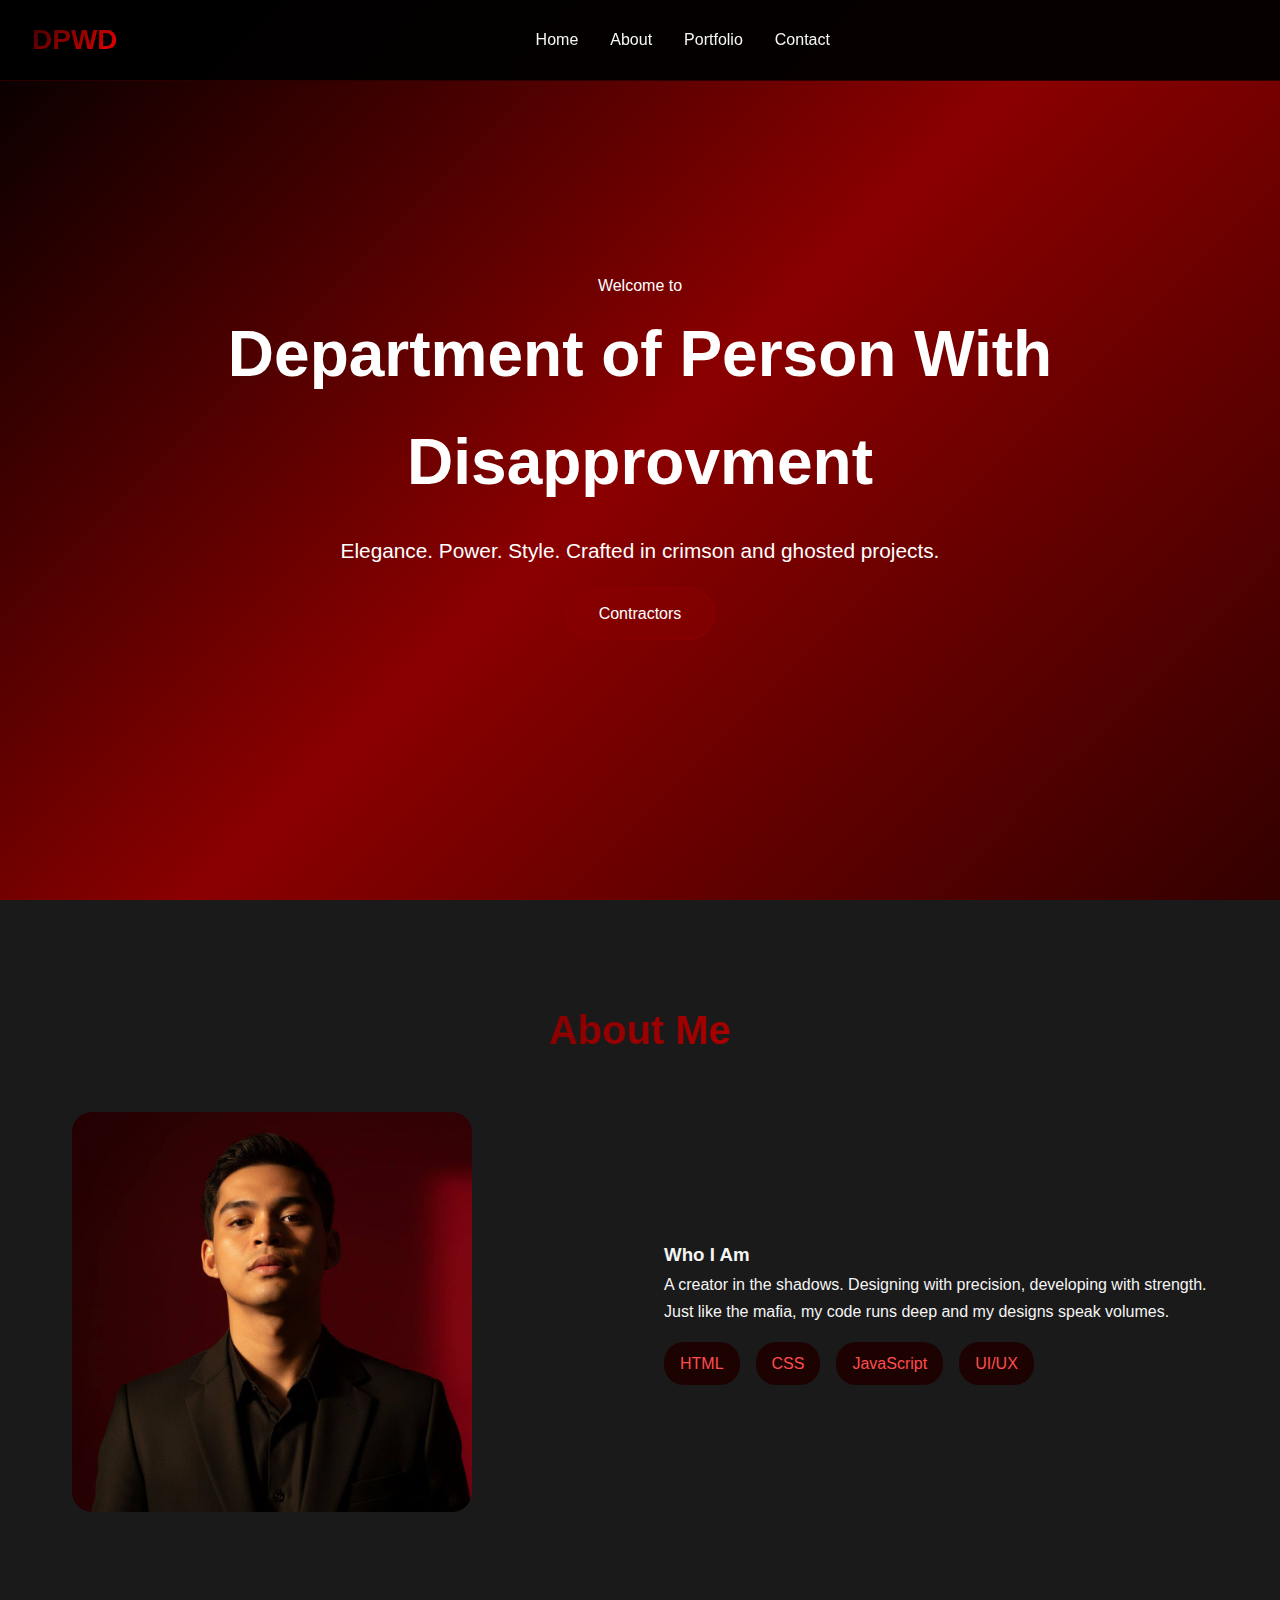
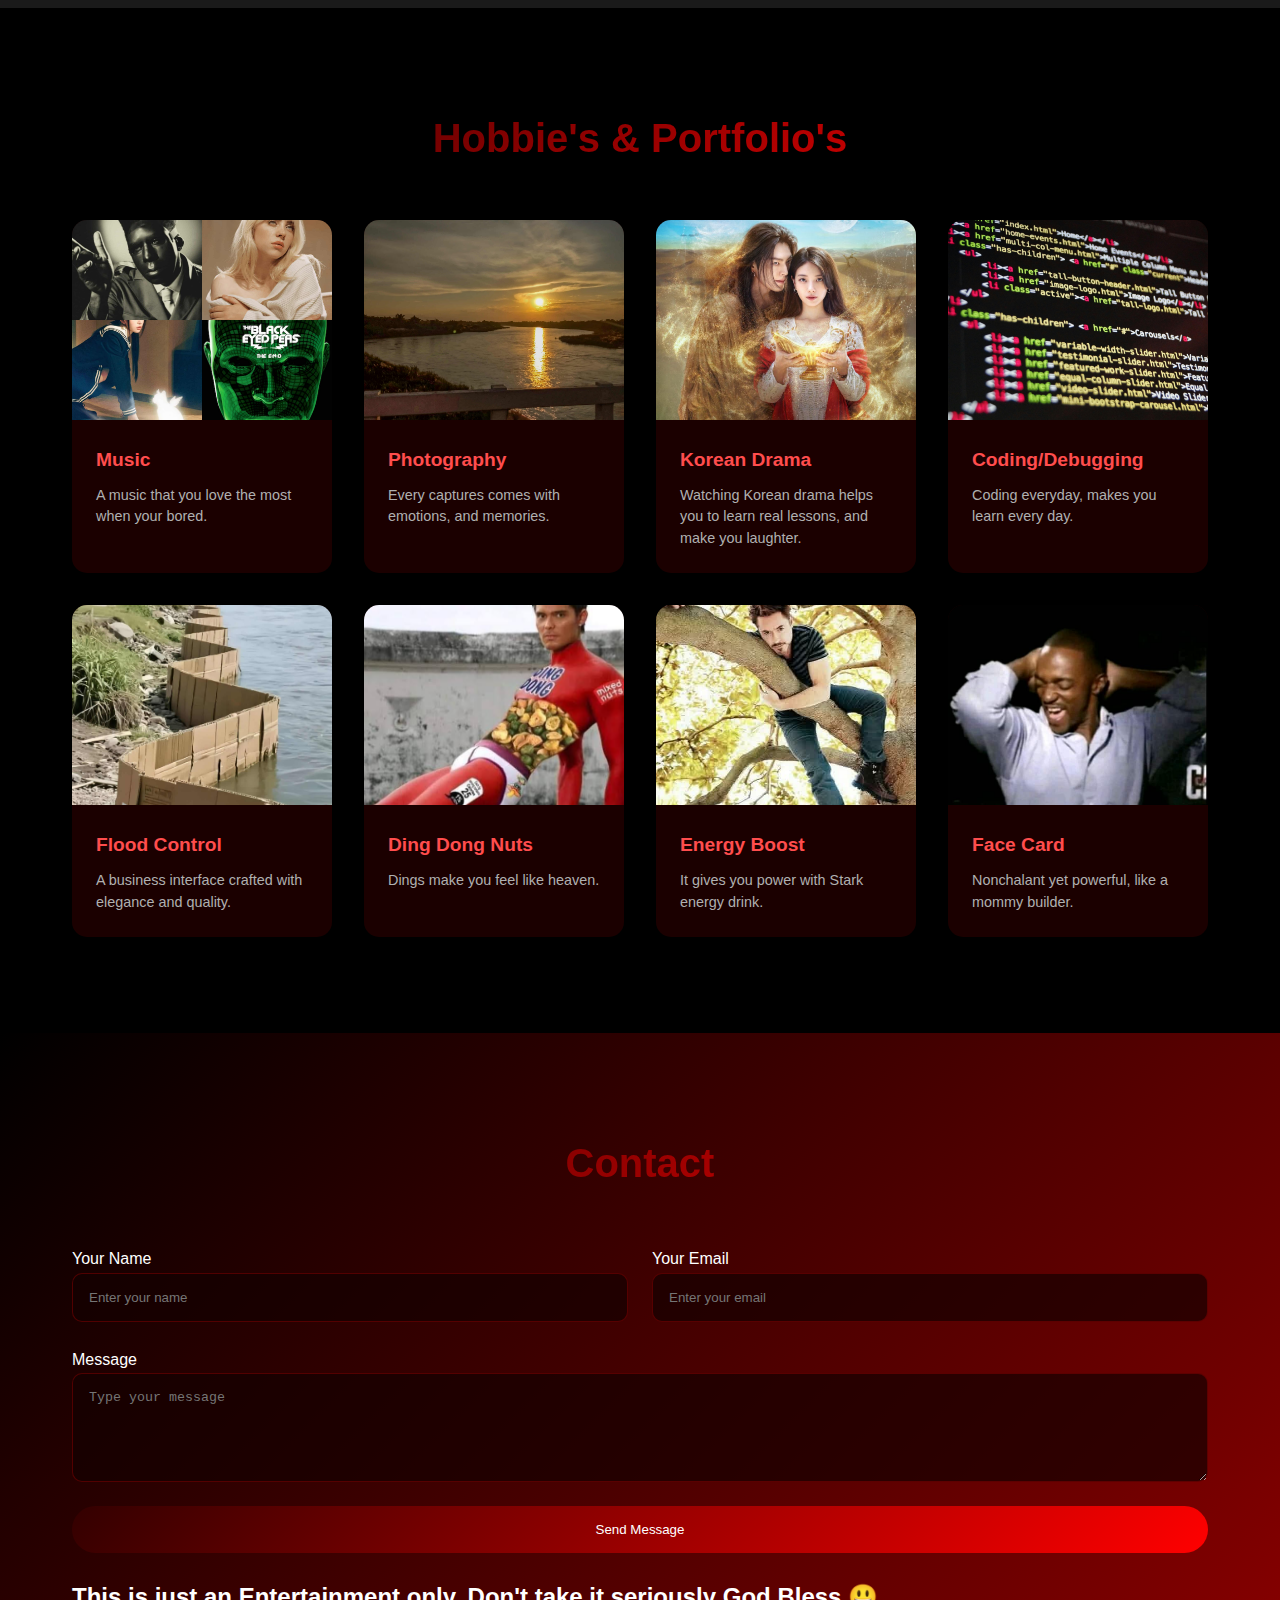
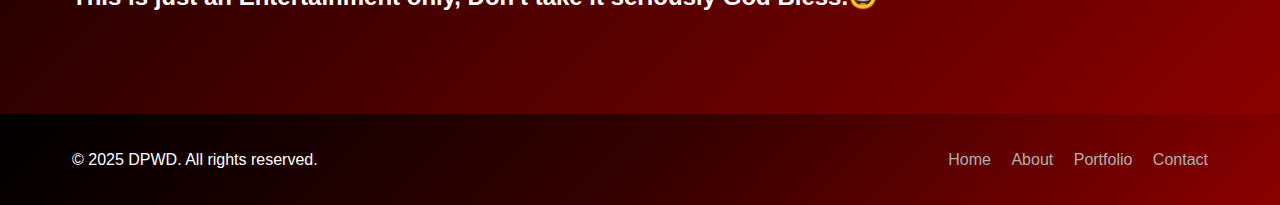
<file: index.html>
<!DOCTYPE html>
<html lang="en">
<head>
  <meta charset="UTF-8">
  <meta name="viewport" content="width=device-width, initial-scale=1.0">
  <title>DPWD.org</title>
  <link rel="stylesheet" href="web.css">
</head>
<body>
  <!-- Navigation -->
  <nav>
    <div class="nav-container">
      <div class="logo">DPWD</div>
      <ul class="nav-links">
        <li><a href="#hero">Home</a></li>
        <li><a href="#about">About</a></li>
        <li><a href="#portfolio">Portfolio</a></li>
        <li><a href="#contact">Contact</a></li>
      </ul>
      <div class="mobile-menu-toggle">
        <div class="hamburger"></div>
        <div class="hamburger"></div>
        <div class="hamburger"></div>
      </div>
    </div>
  </nav>

  <!-- Hero -->
  <section class="hero" id="hero">
    <div class="hero-content">
      <p class="hero-subtitle">Welcome to</p>
      <h1>Department of Person With Disapprovment</h1>
      <p class="subtitle">Elegance. Power. Style. Crafted in crimson and ghosted projects.</p>
      <a href="#about" class="cta-button">Contractors</a>
    </div>
    <div class="scroll-indicator"></div>
  </section>

  <!-- About -->
  <section class="about" id="about">
    <div class="container">
      <h2 class="section-title">About Me</h2>
      <div class="about-content">
        <!-- Profile Image -->
        <img src="profile/12345.jpg" alt="Lead" class="about-image">

        <!-- Text -->
        <div class="about-text">
          <h3>Who I Am</h3>
          <p>
            A creator in the shadows. Designing with precision, developing with strength. 
            Just like the mafia, my code runs deep and my designs speak volumes.
          </p>
          <div class="skills">
            <span class="skill-tag">HTML</span>
            <span class="skill-tag">CSS</span>
            <span class="skill-tag">JavaScript</span>
            <span class="skill-tag">UI/UX</span>
          </div>
        </div>
      </div>
    </div>
  </section>

  <!-- Portfolio -->
  <section class="portfolio" id="portfolio">
    <div class="container">
      <h2 class="section-title">Hobbie's & Portfolio's</h2>
      <div class="portfolio-grid">
        <div class="portfolio-item">
          <img src="images/music.jpg" alt="Music" class="portfolio-image">
          <div class="portfolio-content">
            <h4>Music</h4>
            <p>A music that you love the most when your bored.</p>
          </div>
        </div>
        <div class="portfolio-item">
          <img src="images/photography.jpg" alt="Photography" class="portfolio-image">
          <div class="portfolio-content">
            <h4>Photography</h4>
            <p>Every captures comes with emotions, and memories.</p>
          </div>
        </div>
        <div class="portfolio-item">
          <img src="images/kdrama.jpg" alt="Korean Drama" class="portfolio-image">
          <div class="portfolio-content">
            <h4>Korean Drama</h4>
            <p>Watching Korean drama helps you to learn real lessons, and make you laughter.</p>
          </div>
        </div>
        <div class="portfolio-item">
          <img src="images/coding.jpg" alt="Coding/Debugging" class="portfolio-image">
          <div class="portfolio-content">
            <h4>Coding/Debugging</h4>
            <p>Coding everyday, makes you learn every day.</p>
          </div>
        </div>
        <div class="portfolio-item">
          <img src="images/eww.jpg" alt="Project Two" class="portfolio-image">
          <div class="portfolio-content">
            <h4>Flood Control</h4>
            <p>A business interface crafted with elegance and quality.</p>
          </div>
        </div>
        <div class="portfolio-item">
          <img src="images/221.jpg" alt="Project Four" class="portfolio-image">
          <div class="portfolio-content">
            <h4>Ding Dong Nuts</h4>
            <p>Dings make you feel like heaven.</p>
          </div>
        </div>
        <div class="portfolio-item">
          <img src="images/132.jpg" alt="Project Four" class="portfolio-image">
          <div class="portfolio-content">
            <h4>Energy Boost</h4>
            <p>It gives you power with Stark energy drink.</p>
          </div>
        </div>
        <div class="portfolio-item">
          <img src="images/550.jpg" alt="Project Three" class="portfolio-image">
          <div class="portfolio-content">
            <h4>Face Card</h4>
            <p>Nonchalant yet powerful, like a mommy builder.</p>
          </div>
        </div>
      </div>
    </div>
  </section>

  <!-- Contact -->
  <section class="contact" id="contact">
    <div class="container">
      <h2 class="section-title">Contact</h2>
      <div class="contact-content">
        <form class="contact-form">
          <div class="form-row">
            <div class="form-group">
              <label for="name">Your Name</label>
              <input type="text" id="name" placeholder="Enter your name">
            </div>
            <div class="form-group">
              <label for="email">Your Email</label>
              <input type="email" id="email" placeholder="Enter your email">
            </div>
          </div>
          <div class="form-group">
            <label for="message">Message</label>
            <textarea id="message" rows="5" placeholder="Type your message"></textarea>
          </div>
          <button type="submit" class="submit-btn">Send Message</button>
          
          <!-- Text -->
        <div class="contact-text">
          <h2>This is just an Entertainment only, Don't take it seriously God Bless.😃</h2>
        </form>
      </div>
    </div>
  </section>

  <!-- Footer -->
  <footer class="footer">
    <div class="footer-content container">
      <div class="footer-left">
        <p>© 2025 DPWD. All rights reserved.</p>
      </div>
      <div class="footer-right">
        <a href="#hero">Home</a>
        <a href="#about">About</a>
        <a href="#portfolio">Portfolio</a>
        <a href="#contact">Contact</a>
      </div>
    </div>
  </footer>

  <script>
    // Mobile Menu Toggle
    const toggle = document.querySelector('.mobile-menu-toggle');
    const menu = document.querySelector('.mobile-menu');
    if (toggle && menu) {
      toggle.addEventListener('click', () => {
        toggle.classList.toggle('active');
        menu.classList.toggle('active');
      });
    }
  </script>
</body>
</html>
</file>
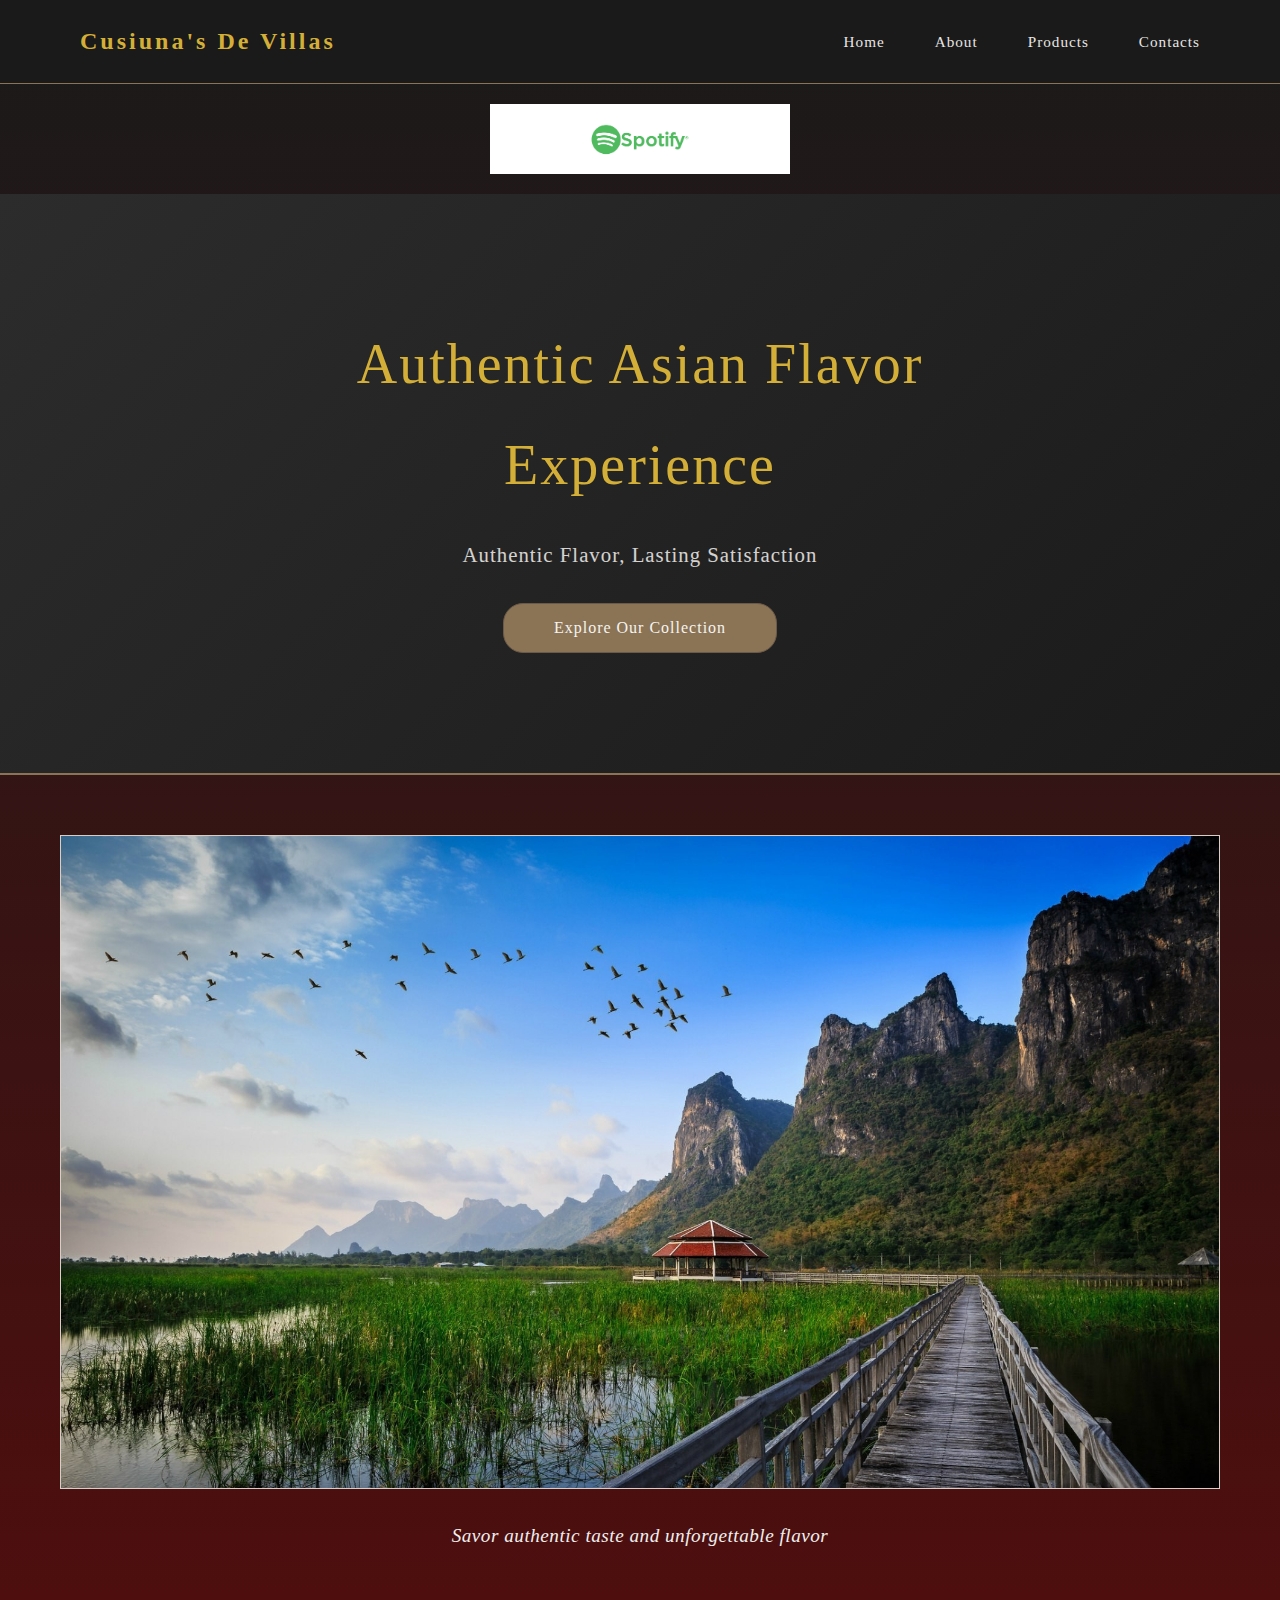
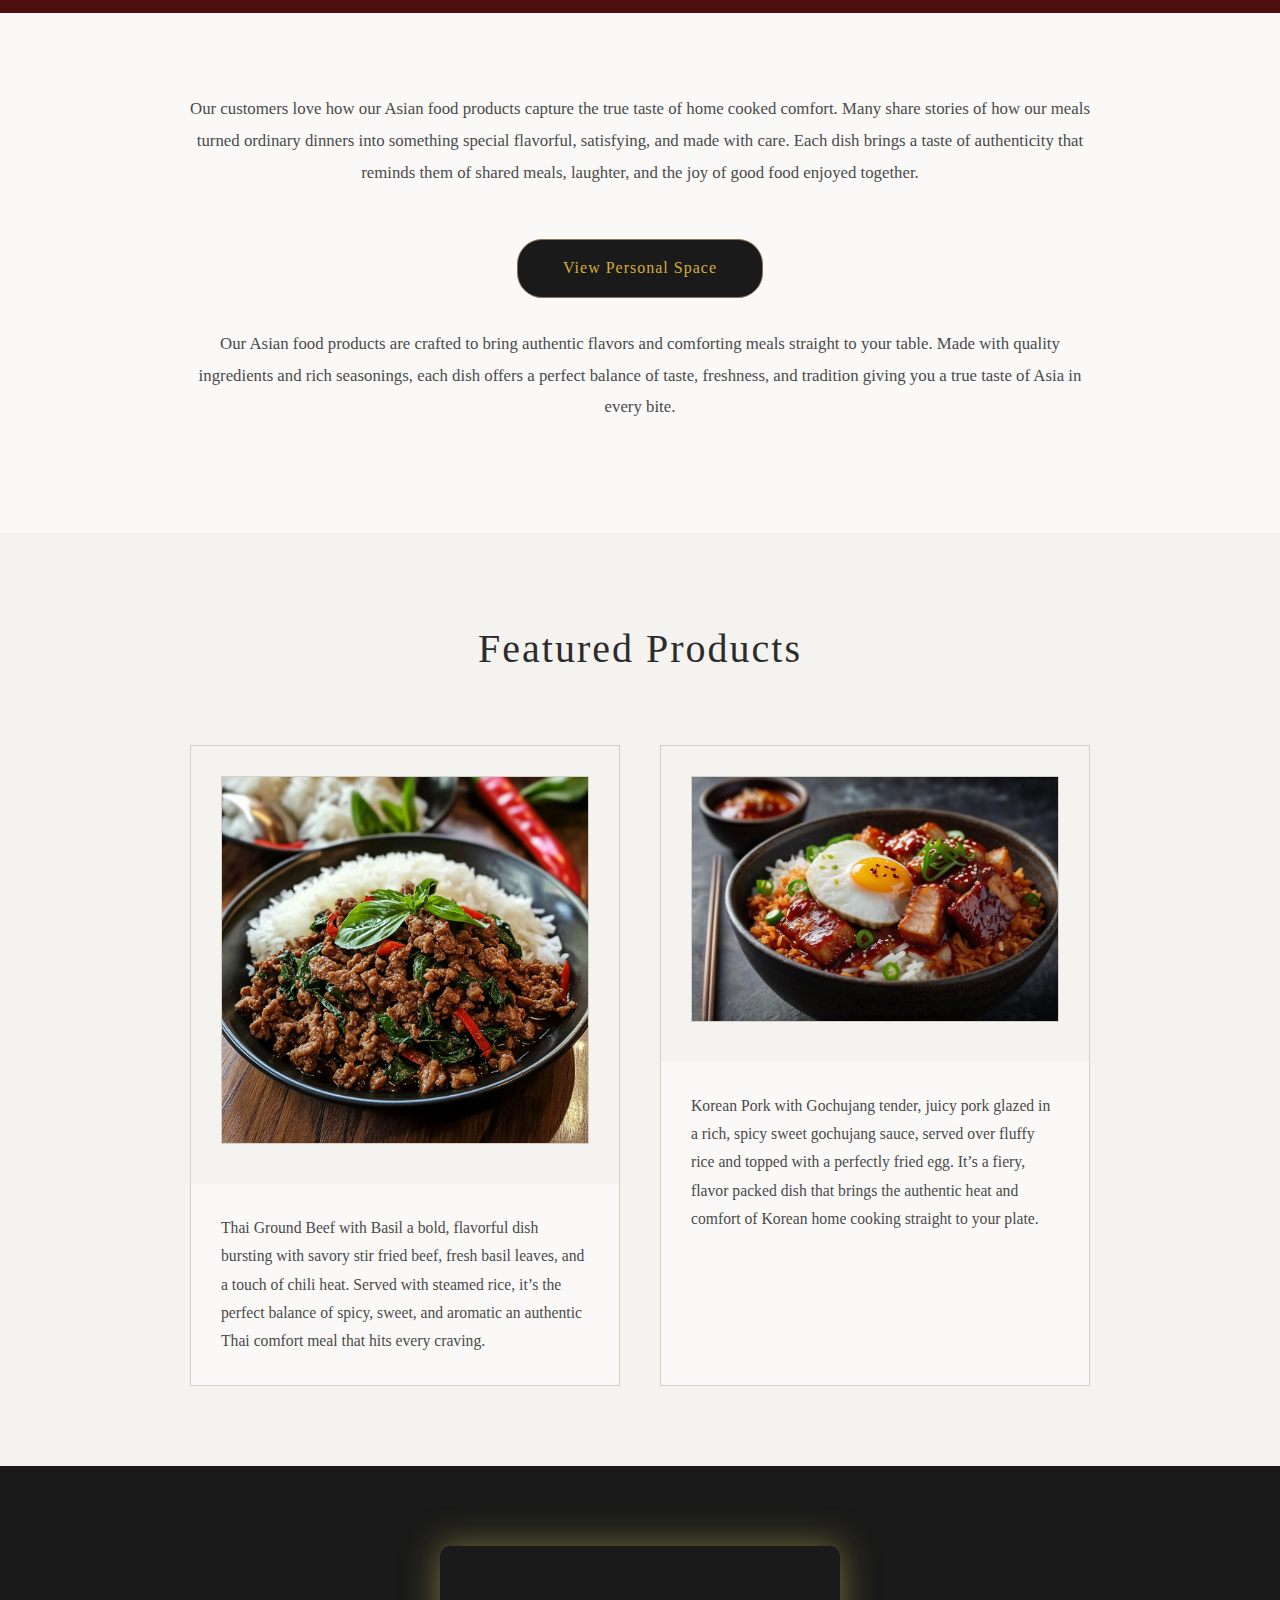
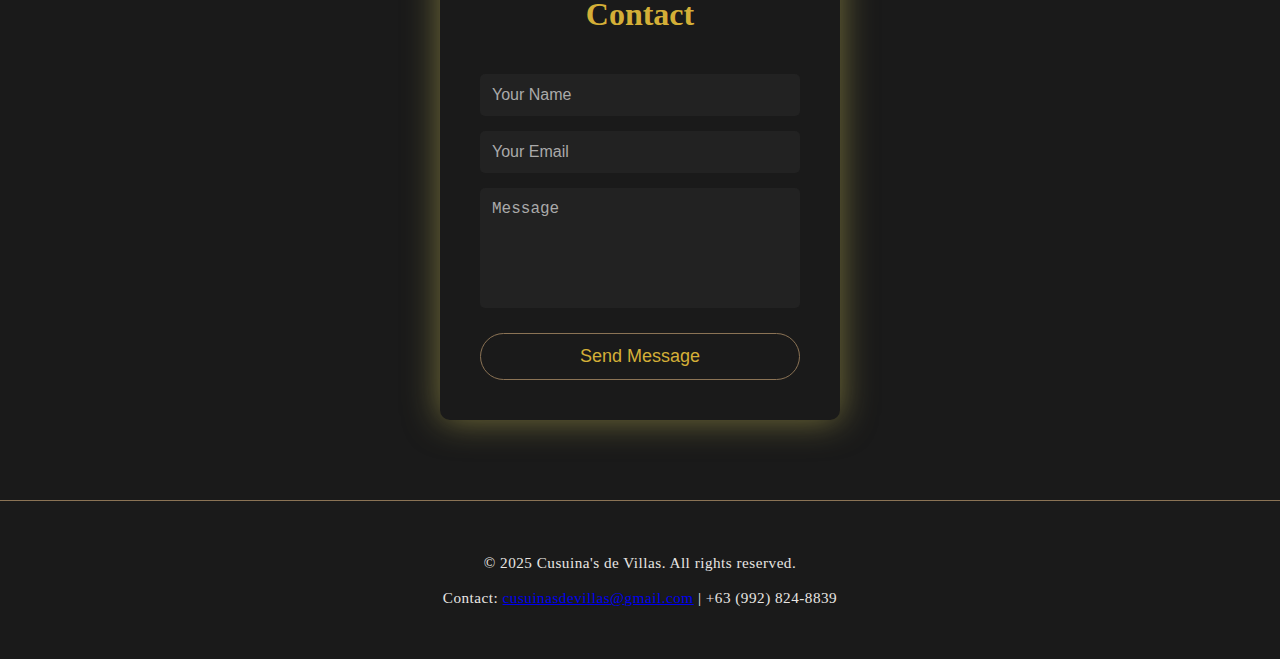
<file: FCO WEB/index.html>
<!DOCTYPE html>
<html lang="en">
<head>
    <meta charset="UTF-8">
    <meta name="viewport" content="width=device-width, initial-scale=1.0">
    <title>Cusiuna's De Villas</title>
    <link rel="stylesheet" href="style.css">
</head>
<body>
    <!-- Navigation -->
    <nav class="navbar">
        <div class="nav-container">
            <div class="logo">Cusiuna's De Villas</div>
            <ul class="nav-menu">
                <li><a href="#home" class="nav-link">Home</a></li>
                <li><a href="#about" class="nav-link">About</a></li>
                <li><a href="#products" class="nav-link">Products</a></li>
                <li><a href="#contacts" class="nav-link">Contacts</a></li>
            </ul>
        </div>
    </nav>

    <!-- Gif Ad -->
    <div class="gif-ad-banner">
        <a href="https://www.spotify.com/" class="_banner">
            <img src="spotify.gif" alt="Ad Banner" class="gif-banner">
        </a>
    </div>

    <!-- Banner Section -->
    <header class="banner" id="home">
        <div class="banner-content">
            <h1 class="banner-title">Authentic Asian Flavor Experience</h1>
            <p class="banner-subtitle">Authentic Flavor, Lasting Satisfaction</p>
            <button class="cta-button" onclick="window.location.href='1personal_page.html'">Explore Our Collection</button>
        </div>
    </header>

    <!-- Hero Image Section -->
    <section class="hero-section">
        <img src="nature.jpg" alt="Hero Image" class="hero-image">
        <div class="hero-overlay">
            <p class="hero-text">Savor authentic taste and unforgettable flavor</p>
        </div>
    </section>

    <!-- About Section -->
    <section class="about-section" id="about">
        <div class="container">
            <div class="about-content">
                <p>Our customers love how our Asian food products capture the true taste of home cooked comfort. Many share stories of how our meals turned ordinary dinners into something special flavorful, satisfying, and made with care. Each dish brings a taste of authenticity that reminds them of shared meals, laughter, and the joy of good food enjoyed together.</p>
                
                <a href="1personal_page.html" class="view-space-button">View Personal Space</a>
                
                <p>Our Asian food products are crafted to bring authentic flavors and comforting meals straight to your table. Made with quality ingredients and rich seasonings, each dish offers a perfect balance of taste, freshness, and tradition giving you a true taste of Asia in every bite.</p>
            </div>
        </div>
    </section>

    <!-- Advertising Section -->
    <section class="advertising-section" id="products">
        <div class="container">
            <h2 class="section-title">Featured Products</h2>
            
            <div class="ad-grid">
                <div class="ad-card">
                    <div class="ad-image-container">
                        <img src="thai food.png" alt="Product 1">
                    </div>
                    <div class="ad-content">
                        <p>Thai Ground Beef with Basil a bold, flavorful dish bursting with savory stir fried beef, fresh basil leaves, and a touch of chili heat. Served with steamed rice, it’s the perfect balance of spicy, sweet, and aromatic an authentic Thai comfort meal that hits every craving.</p>
                    </div>
                </div>

                <div class="ad-card">
                    <div class="ad-image-container">
                        <img src="korean food.jpg" alt="Product 2">
                    </div>
                    <div class="ad-content">
                        <p>Korean Pork with Gochujang tender, juicy pork glazed in a rich, spicy sweet gochujang sauce, served over fluffy rice and topped with a perfectly fried egg. It’s a fiery, flavor packed dish that brings the authentic heat and comfort of Korean home cooking straight to your plate.</p>
                    </div>
                </div>
            </div>
        </div>
    </section>

<!-- Contact -->
<section class="contact" id="contact">
  <div class="contact-container">
    <h1>Contact</h1>
    <form class="contact-form">
      <input type="text" placeholder="Your Name" required />
      <input type="email" placeholder="Your Email" required />
      <textarea placeholder="Message" rows="5" required></textarea>
      <button type="submit">Send Message</button>
    </form>
  </div>
</section>


    <!-- Footer -->
    <footer class="footer" id="contacts">
        <div class="container">
            <p>&copy; 2025 Cusuina's de Villas. All rights reserved.</p>
            <p>Contact: <a href="cusuinasdevillas@gmail.com">cusuinasdevillas@gmail.com</a> | +63 (992) 824-8839</p>
        </div>
    </footer>
</body>
</html>
</file>
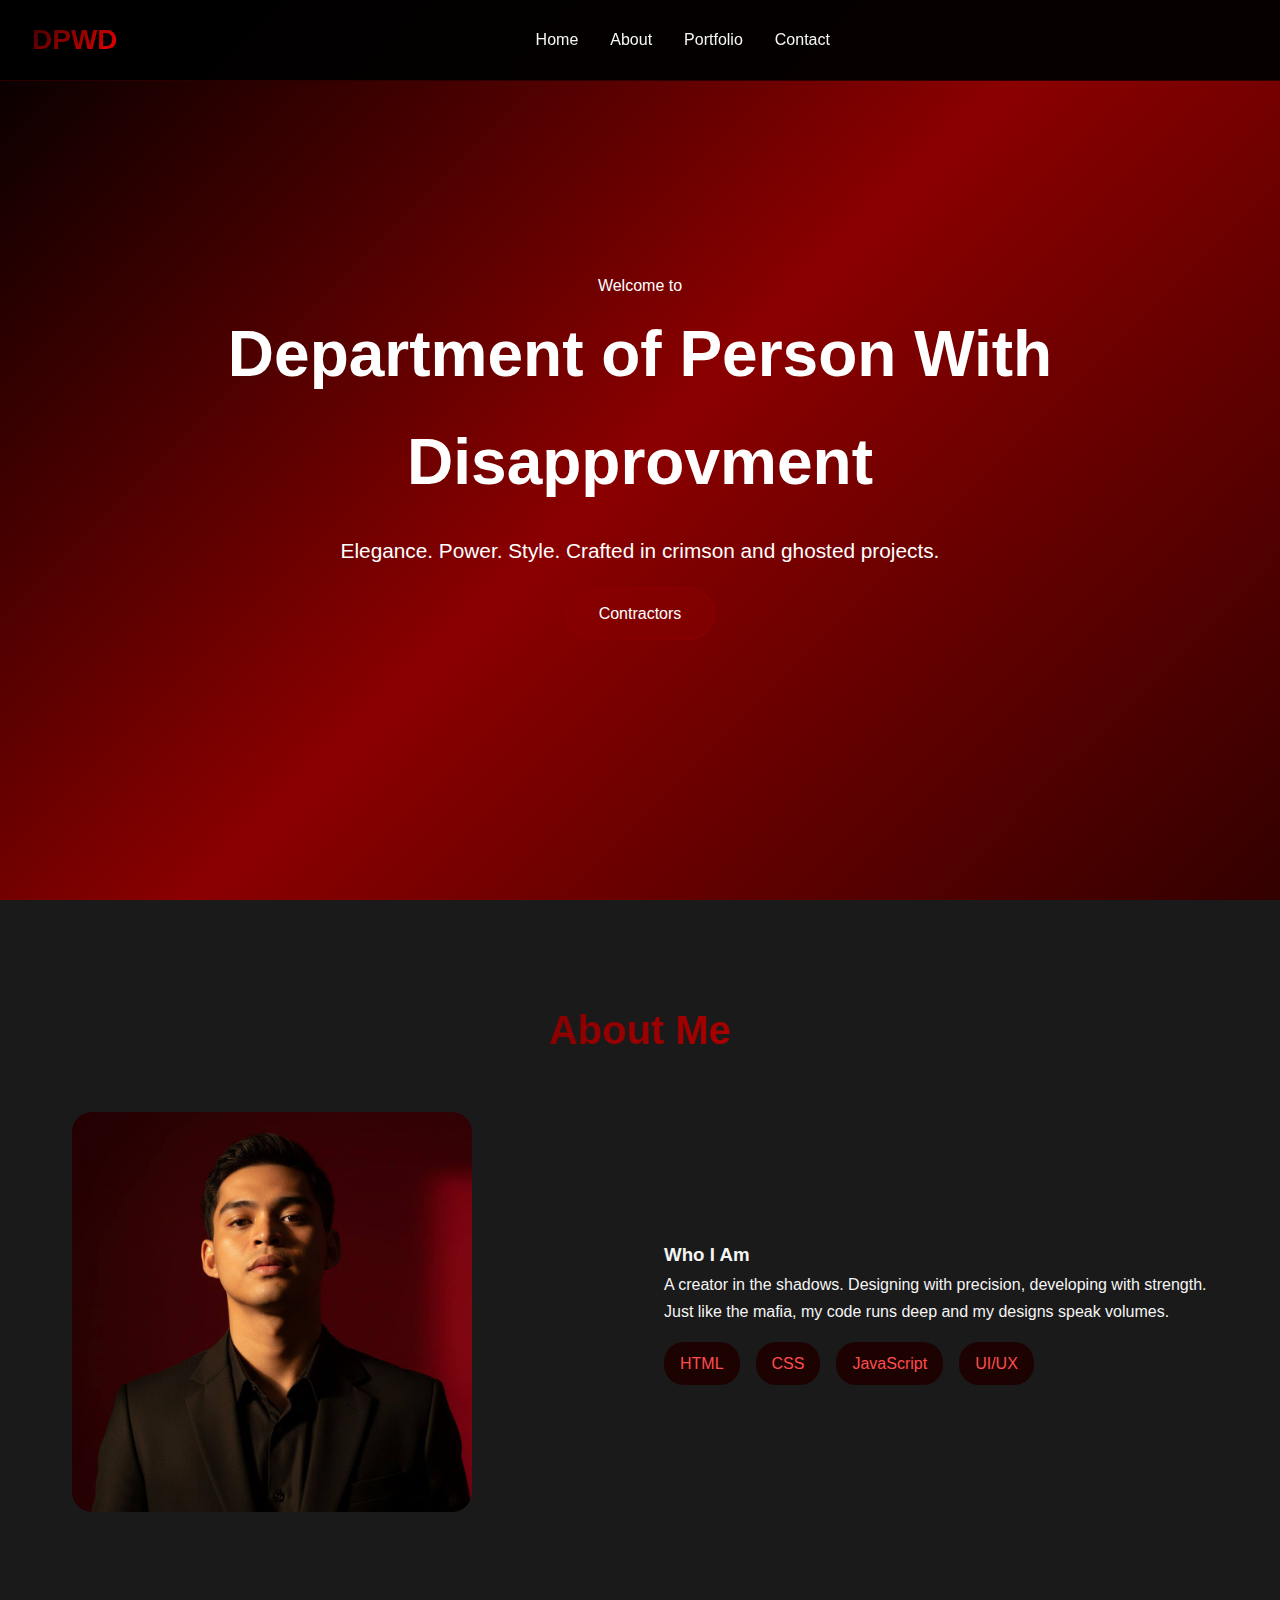
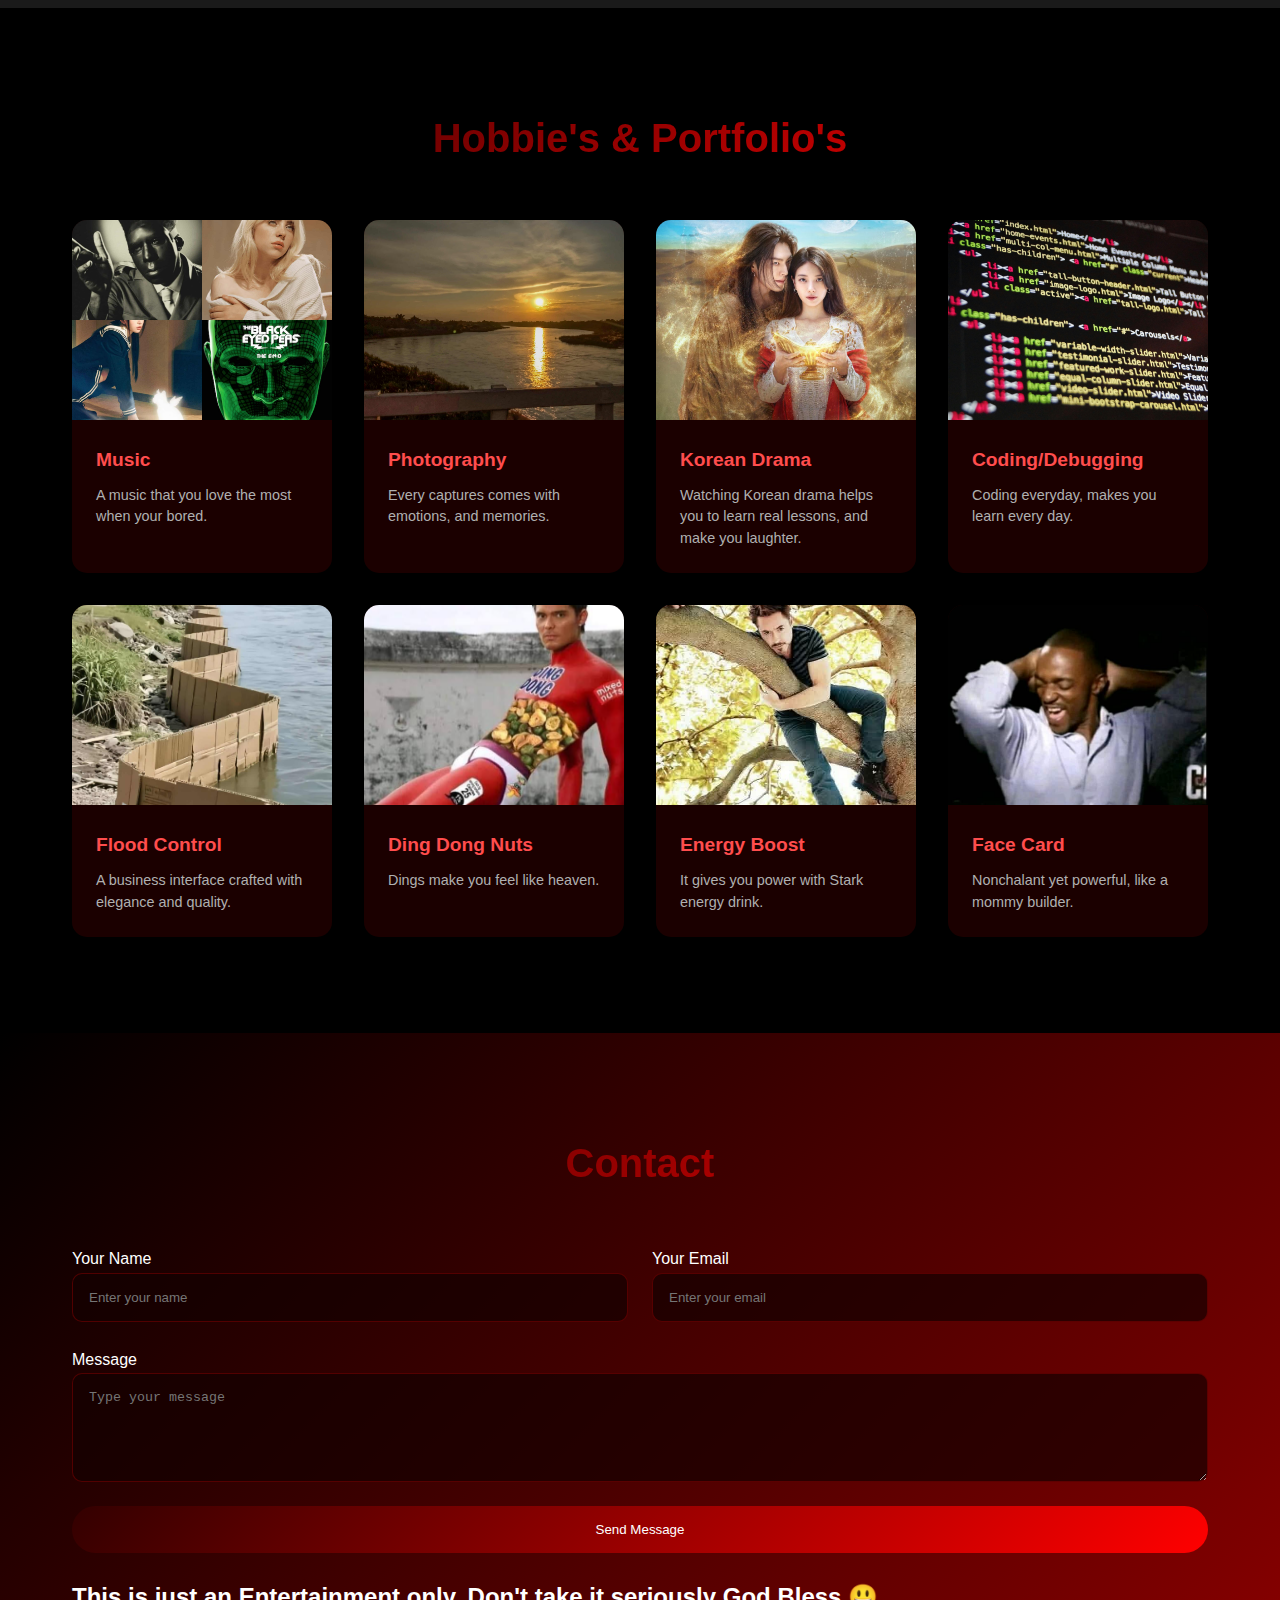
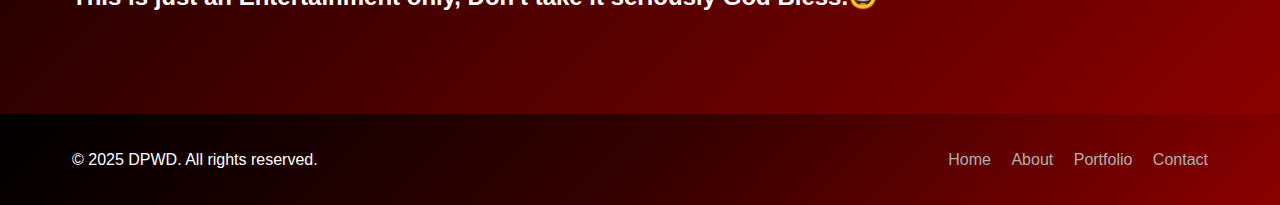
<file: A.html>
<!DOCTYPE html>
<html lang="en">
<head>
  <meta charset="UTF-8">
  <meta name="viewport" content="width=device-width, initial-scale=1.0">
  <title>DPWD.org</title>
  <link rel="stylesheet" href="web.css">
</head>
<body>
  <!-- Navigation -->
  <nav>
    <div class="nav-container">
      <div class="logo">DPWD</div>
      <ul class="nav-links">
        <li><a href="#hero">Home</a></li>
        <li><a href="#about">About</a></li>
        <li><a href="#portfolio">Portfolio</a></li>
        <li><a href="#contact">Contact</a></li>
      </ul>
      <div class="mobile-menu-toggle">
        <div class="hamburger"></div>
        <div class="hamburger"></div>
        <div class="hamburger"></div>
      </div>
    </div>
  </nav>

  <!-- Hero -->
  <section class="hero" id="hero">
    <div class="hero-content">
      <p class="hero-subtitle">Welcome to</p>
      <h1>Department of Person With Disapprovment</h1>
      <p class="subtitle">Elegance. Power. Style. Crafted in crimson and ghosted projects.</p>
      <a href="#about" class="cta-button">Contractors</a>
    </div>
    <div class="scroll-indicator"></div>
  </section>

  <!-- About -->
  <section class="about" id="about">
    <div class="container">
      <h2 class="section-title">About Me</h2>
      <div class="about-content">
        <!-- Profile Image -->
        <img src="profile/12345.jpg" alt="Lead" class="about-image">

        <!-- Text -->
        <div class="about-text">
          <h3>Who I Am</h3>
          <p>
            A creator in the shadows. Designing with precision, developing with strength. 
            Just like the mafia, my code runs deep and my designs speak volumes.
          </p>
          <div class="skills">
            <span class="skill-tag">HTML</span>
            <span class="skill-tag">CSS</span>
            <span class="skill-tag">JavaScript</span>
            <span class="skill-tag">UI/UX</span>
          </div>
        </div>
      </div>
    </div>
  </section>

  <!-- Portfolio -->
  <section class="portfolio" id="portfolio">
    <div class="container">
      <h2 class="section-title">Hobbie's & Portfolio's</h2>
      <div class="portfolio-grid">
        <div class="portfolio-item">
          <img src="images/music.jpg" alt="Music" class="portfolio-image">
          <div class="portfolio-content">
            <h4>Music</h4>
            <p>A music that you love the most when your bored.</p>
          </div>
        </div>
        <div class="portfolio-item">
          <img src="images/photography.jpg" alt="Photography" class="portfolio-image">
          <div class="portfolio-content">
            <h4>Photography</h4>
            <p>Every captures comes with emotions, and memories.</p>
          </div>
        </div>
        <div class="portfolio-item">
          <img src="images/kdrama.jpg" alt="Korean Drama" class="portfolio-image">
          <div class="portfolio-content">
            <h4>Korean Drama</h4>
            <p>Watching Korean drama helps you to learn real lessons, and make you laughter.</p>
          </div>
        </div>
        <div class="portfolio-item">
          <img src="images/coding.jpg" alt="Coding/Debugging" class="portfolio-image">
          <div class="portfolio-content">
            <h4>Coding/Debugging</h4>
            <p>Coding everyday, makes you learn every day.</p>
          </div>
        </div>
        <div class="portfolio-item">
          <img src="images/eww.jpg" alt="Project Two" class="portfolio-image">
          <div class="portfolio-content">
            <h4>Flood Control</h4>
            <p>A business interface crafted with elegance and quality.</p>
          </div>
        </div>
        <div class="portfolio-item">
          <img src="images/221.jpg" alt="Project Four" class="portfolio-image">
          <div class="portfolio-content">
            <h4>Ding Dong Nuts</h4>
            <p>Dings make you feel like heaven.</p>
          </div>
        </div>
        <div class="portfolio-item">
          <img src="images/132.jpg" alt="Project Four" class="portfolio-image">
          <div class="portfolio-content">
            <h4>Energy Boost</h4>
            <p>It gives you power with Stark energy drink.</p>
          </div>
        </div>
        <div class="portfolio-item">
          <img src="images/550.jpg" alt="Project Three" class="portfolio-image">
          <div class="portfolio-content">
            <h4>Face Card</h4>
            <p>Nonchalant yet powerful, like a mommy builder.</p>
          </div>
        </div>
      </div>
    </div>
  </section>

  <!-- Contact -->
  <section class="contact" id="contact">
    <div class="container">
      <h2 class="section-title">Contact</h2>
      <div class="contact-content">
        <form class="contact-form">
          <div class="form-row">
            <div class="form-group">
              <label for="name">Your Name</label>
              <input type="text" id="name" placeholder="Enter your name">
            </div>
            <div class="form-group">
              <label for="email">Your Email</label>
              <input type="email" id="email" placeholder="Enter your email">
            </div>
          </div>
          <div class="form-group">
            <label for="message">Message</label>
            <textarea id="message" rows="5" placeholder="Type your message"></textarea>
          </div>
          <button type="submit" class="submit-btn">Send Message</button>
          
          <!-- Text -->
        <div class="contact-text">
          <h2>This is just an Entertainment only, Don't take it seriously God Bless.😃</h2>
        </form>
      </div>
    </div>
  </section>

  <!-- Footer -->
  <footer class="footer">
    <div class="footer-content container">
      <div class="footer-left">
        <p>© 2025 DPWD. All rights reserved.</p>
      </div>
      <div class="footer-right">
        <a href="#hero">Home</a>
        <a href="#about">About</a>
        <a href="#portfolio">Portfolio</a>
        <a href="#contact">Contact</a>
      </div>
    </div>
  </footer>

  <script>
    // Mobile Menu Toggle
    const toggle = document.querySelector('.mobile-menu-toggle');
    const menu = document.querySelector('.mobile-menu');
    if (toggle && menu) {
      toggle.addEventListener('click', () => {
        toggle.classList.toggle('active');
        menu.classList.toggle('active');
      });
    }
  </script>
</body>
</html>
</file>
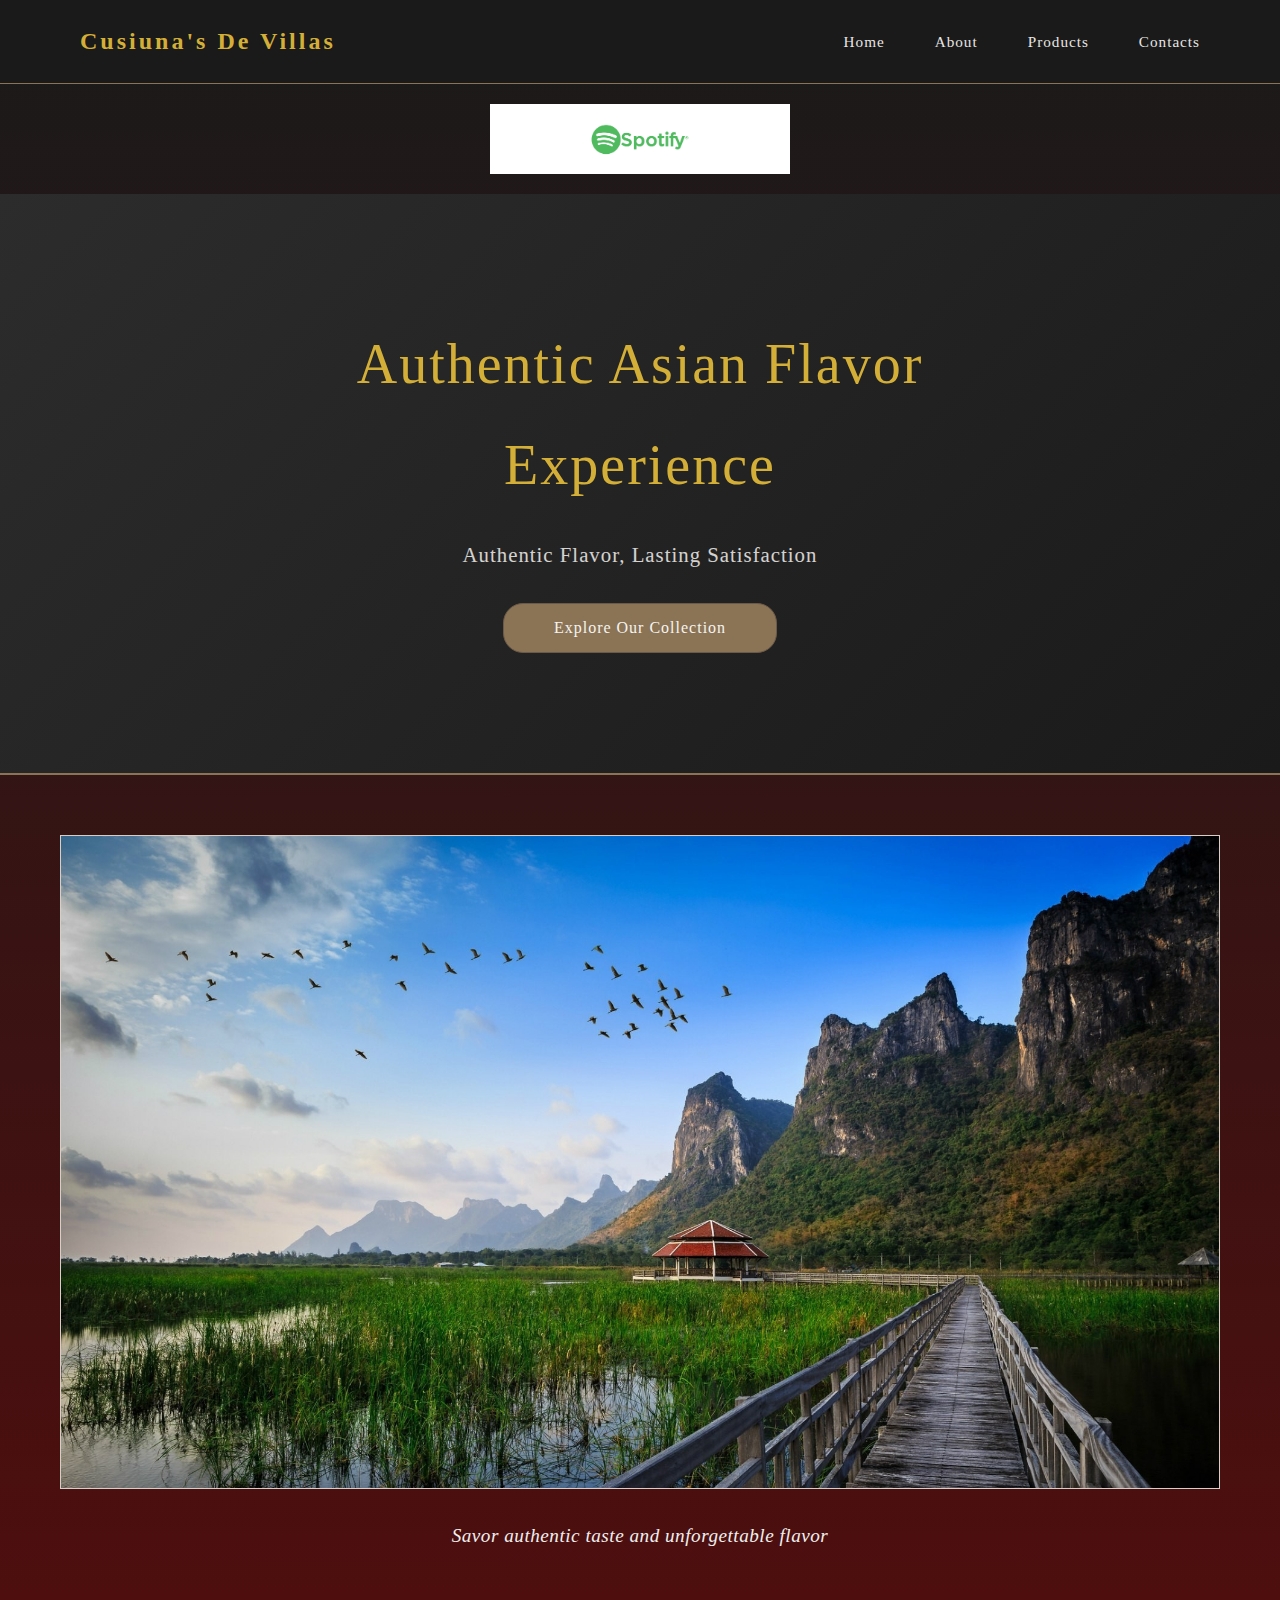
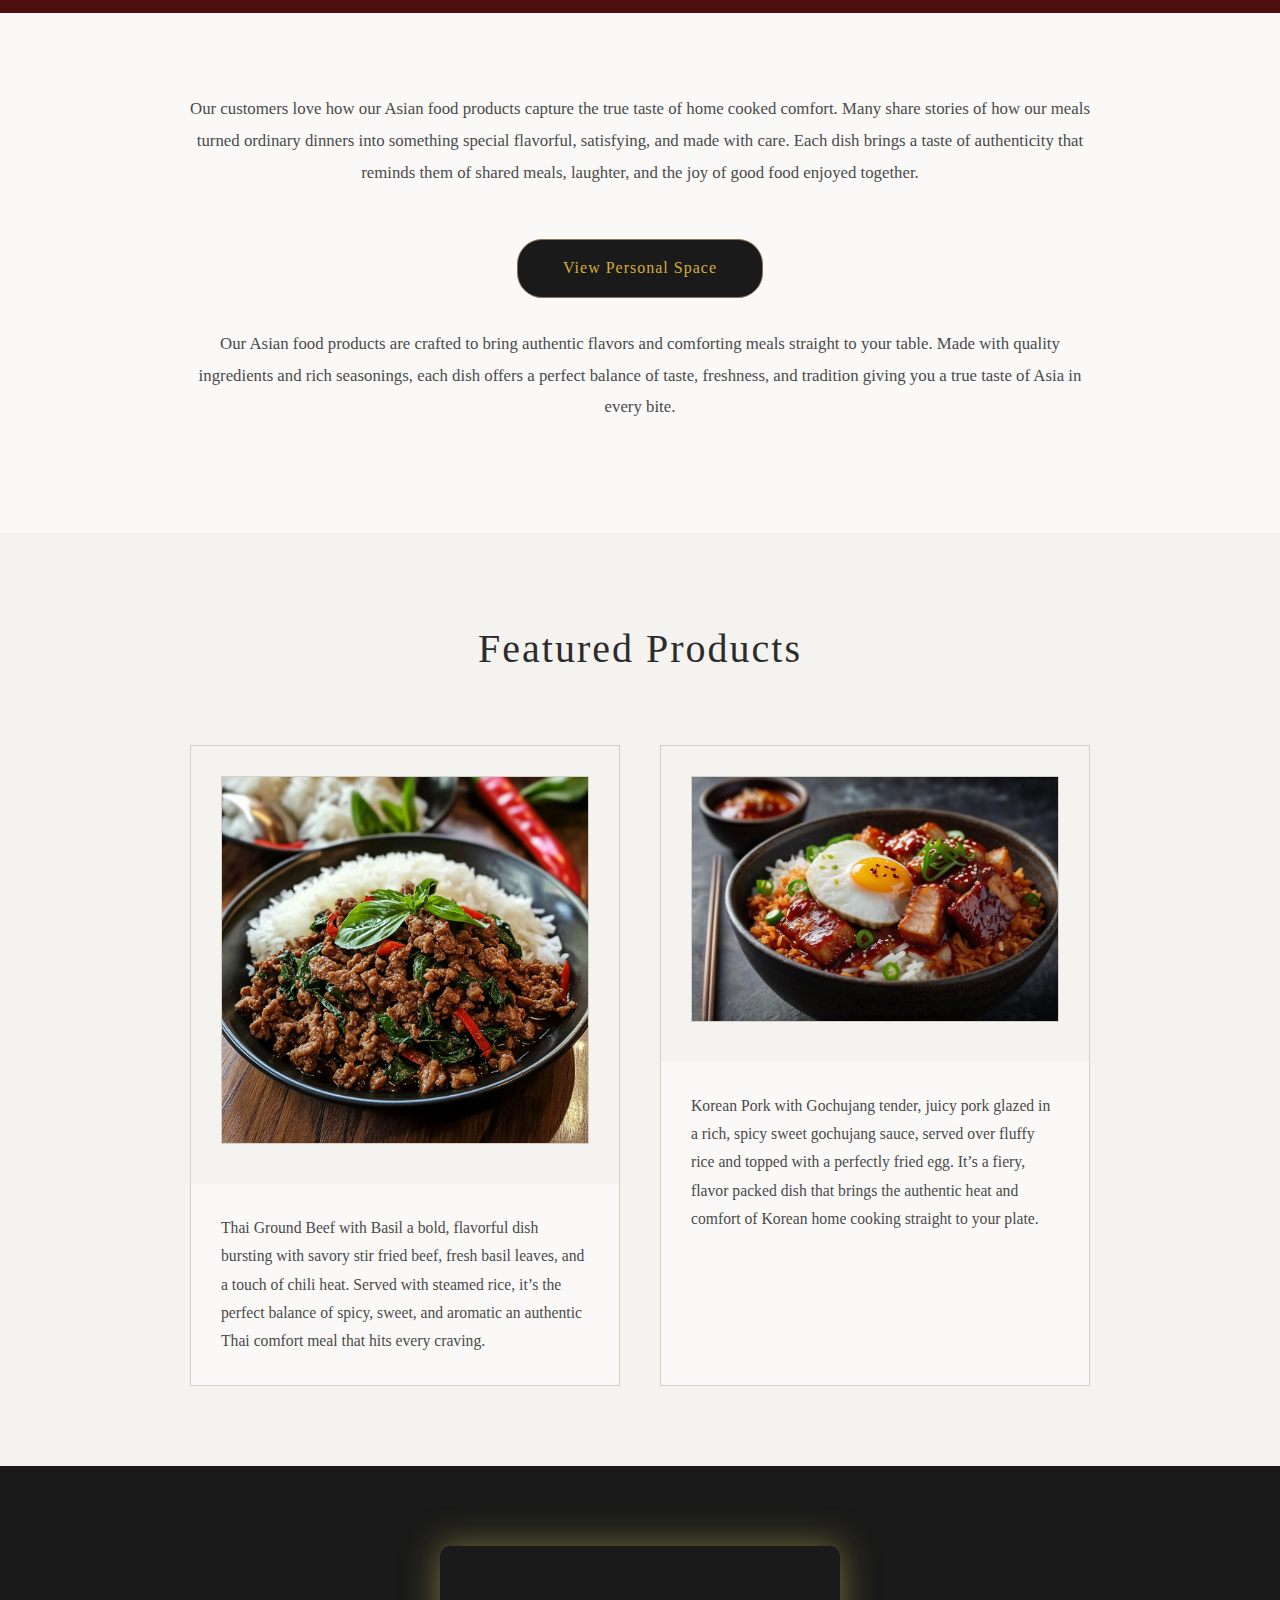
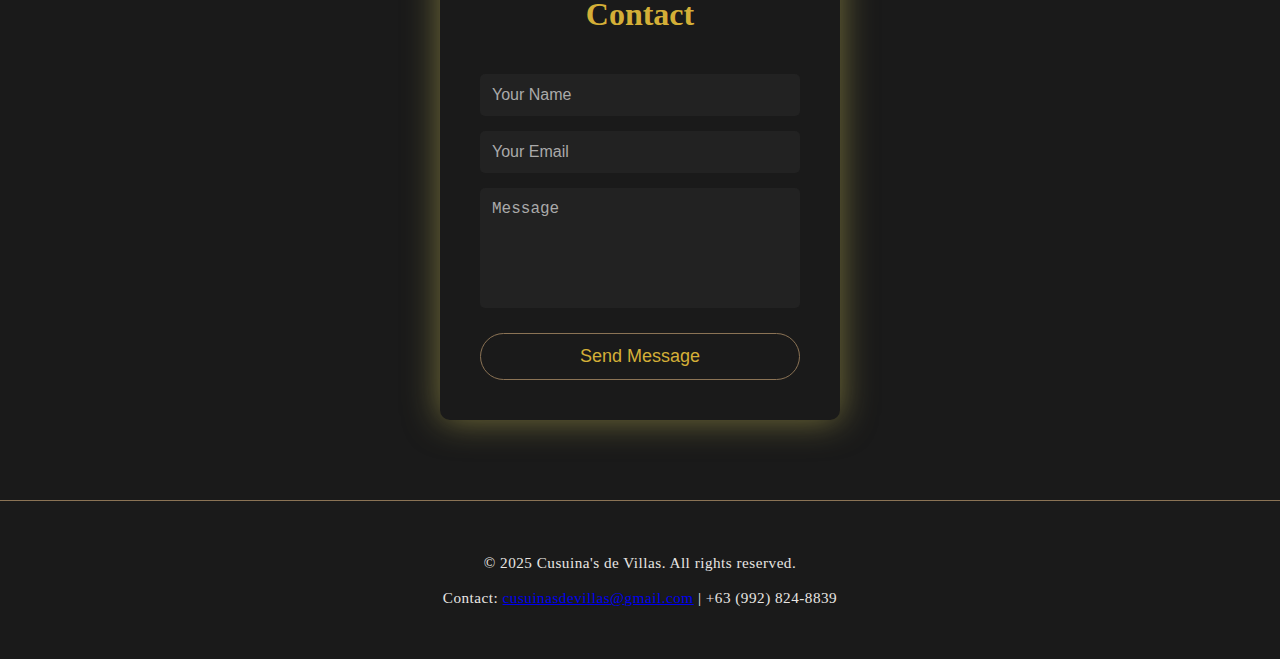
<file: FCO WEB/0Landingpage.html>
<!DOCTYPE html>
<html lang="en">
<head>
    <meta charset="UTF-8">
    <meta name="viewport" content="width=device-width, initial-scale=1.0">
    <title>Cusiuna's De Villas</title>
    <link rel="stylesheet" href="style.css">
</head>
<body>
    <!-- Navigation -->
    <nav class="navbar">
        <div class="nav-container">
            <div class="logo">Cusiuna's De Villas</div>
            <ul class="nav-menu">
                <li><a href="#home" class="nav-link">Home</a></li>
                <li><a href="#about" class="nav-link">About</a></li>
                <li><a href="#products" class="nav-link">Products</a></li>
                <li><a href="#contacts" class="nav-link">Contacts</a></li>
            </ul>
        </div>
    </nav>

    <!-- Gif Ad -->
    <div class="gif-ad-banner">
        <a href="https://www.spotify.com/" class="_banner">
            <img src="spotify.gif" alt="Ad Banner" class="gif-banner">
        </a>
    </div>

    <!-- Banner Section -->
    <header class="banner" id="home">
        <div class="banner-content">
            <h1 class="banner-title">Authentic Asian Flavor Experience</h1>
            <p class="banner-subtitle">Authentic Flavor, Lasting Satisfaction</p>
            <button class="cta-button" onclick="window.location.href='1personal_page.html'">Explore Our Collection</button>
        </div>
    </header>

    <!-- Hero Image Section -->
    <section class="hero-section">
        <img src="nature.jpg" alt="Hero Image" class="hero-image">
        <div class="hero-overlay">
            <p class="hero-text">Savor authentic taste and unforgettable flavor</p>
        </div>
    </section>

    <!-- About Section -->
    <section class="about-section" id="about">
        <div class="container">
            <div class="about-content">
                <p>Our customers love how our Asian food products capture the true taste of home cooked comfort. Many share stories of how our meals turned ordinary dinners into something special flavorful, satisfying, and made with care. Each dish brings a taste of authenticity that reminds them of shared meals, laughter, and the joy of good food enjoyed together.</p>
                
                <a href="1personal_page.html" class="view-space-button">View Personal Space</a>
                
                <p>Our Asian food products are crafted to bring authentic flavors and comforting meals straight to your table. Made with quality ingredients and rich seasonings, each dish offers a perfect balance of taste, freshness, and tradition giving you a true taste of Asia in every bite.</p>
            </div>
        </div>
    </section>

    <!-- Advertising Section -->
    <section class="advertising-section" id="products">
        <div class="container">
            <h2 class="section-title">Featured Products</h2>
            
            <div class="ad-grid">
                <div class="ad-card">
                    <div class="ad-image-container">
                        <img src="thai food.png" alt="Product 1">
                    </div>
                    <div class="ad-content">
                        <p>Thai Ground Beef with Basil a bold, flavorful dish bursting with savory stir fried beef, fresh basil leaves, and a touch of chili heat. Served with steamed rice, it’s the perfect balance of spicy, sweet, and aromatic an authentic Thai comfort meal that hits every craving.</p>
                    </div>
                </div>

                <div class="ad-card">
                    <div class="ad-image-container">
                        <img src="korean food.jpg" alt="Product 2">
                    </div>
                    <div class="ad-content">
                        <p>Korean Pork with Gochujang tender, juicy pork glazed in a rich, spicy sweet gochujang sauce, served over fluffy rice and topped with a perfectly fried egg. It’s a fiery, flavor packed dish that brings the authentic heat and comfort of Korean home cooking straight to your plate.</p>
                    </div>
                </div>
            </div>
        </div>
    </section>

<!-- Contact -->
<section class="contact" id="contact">
  <div class="contact-container">
    <h1>Contact</h1>
    <form class="contact-form">
      <input type="text" placeholder="Your Name" required />
      <input type="email" placeholder="Your Email" required />
      <textarea placeholder="Message" rows="5" required></textarea>
      <button type="submit">Send Message</button>
    </form>
  </div>
</section>


    <!-- Footer -->
    <footer class="footer" id="contacts">
        <div class="container">
            <p>&copy; 2025 Cusuina's de Villas. All rights reserved.</p>
            <p>Contact: <a href="cusuinasdevillas@gmail.com">cusuinasdevillas@gmail.com</a> | +63 (992) 824-8839</p>
        </div>
    </footer>
</body>
</html>
</file>
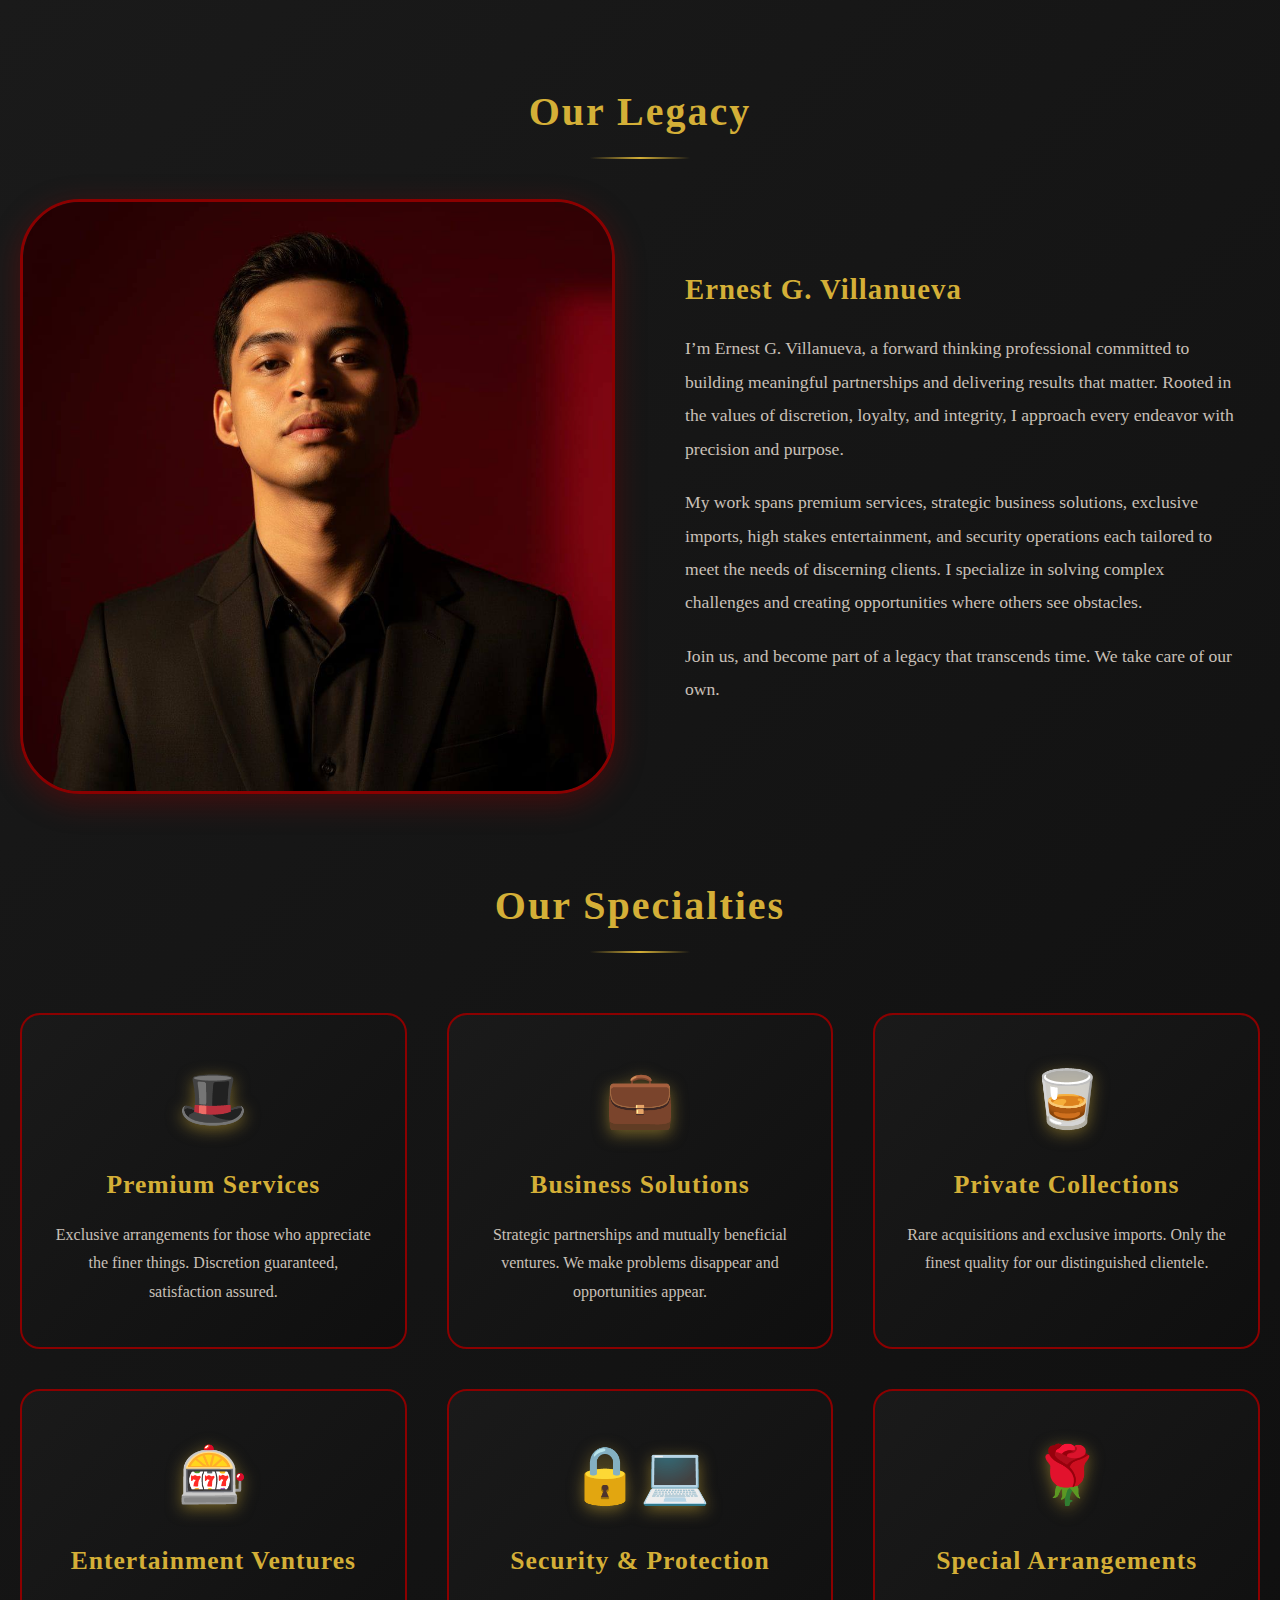
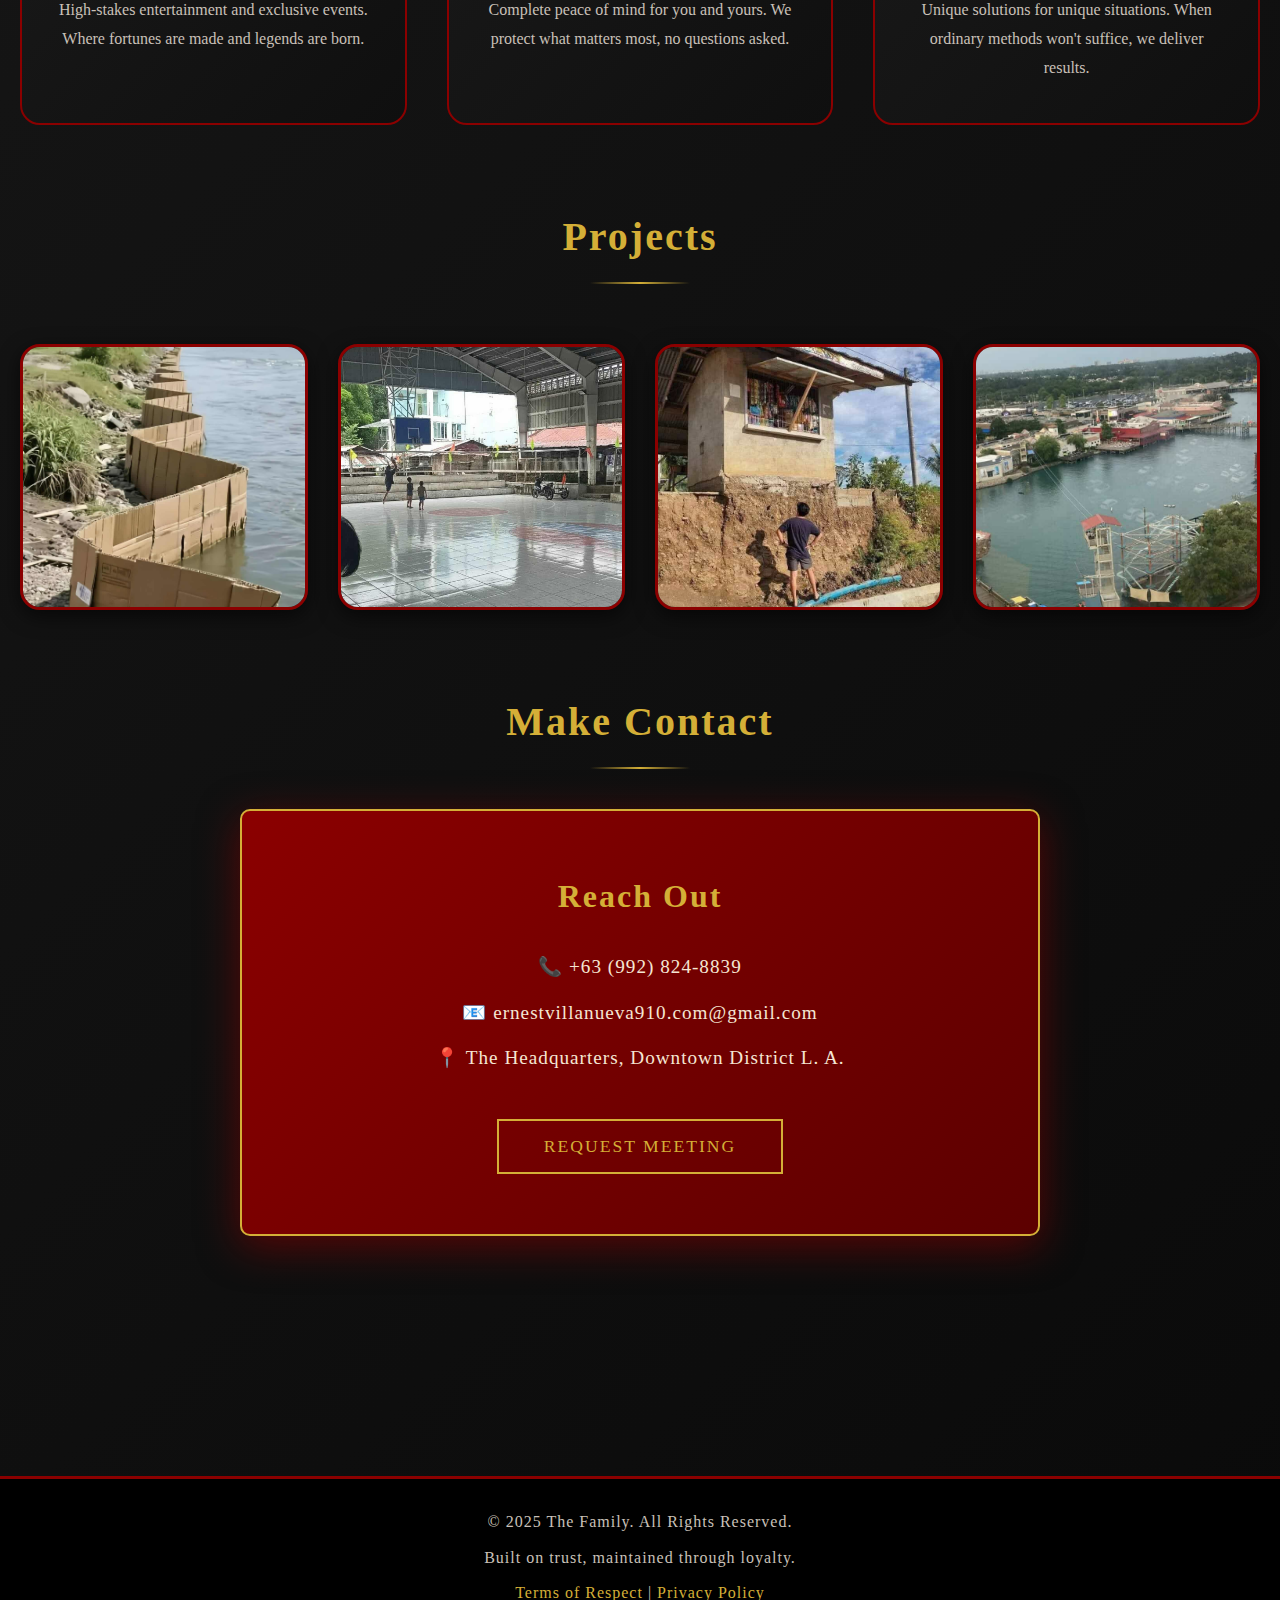
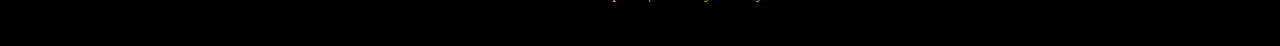
<file: FCO WEB/1personal_page.html>
<!DOCTYPE html>
<html lang="en">
<head>
    <meta charset="UTF-8">
    <meta name="viewport" content="width=device-width, initial-scale=1.0">
    <title>Personal space</title>
    <style>
        * {
            margin: 0;
            padding: 0;
            box-sizing: border-box;
        }

        body {
            font-family: 'Georgia', 'Times New Roman', serif;
            background: linear-gradient(135deg, #1a1a1a 0%, #0a0a0a 100%);
            color: #e8e6e3;
            line-height: 1.6;
            min-height: 100vh;
        }

        /* Hero Section */
        .hero {
            background: url('data:image/svg+xml,<svg xmlns="http://www.w3.org/2000/svg" viewBox="0 0 1200 400"><rect fill="%23000000" width="1200" height="400"/><path fill="%238B0000" opacity="0.1" d="M0,200 Q300,150 600,200 T1200,200 L1200,400 L0,400 Z"/></svg>') center/cover;
            padding: 100px 20px;
            text-align: center;
            border-bottom: 2px solid #8b0000;
        }

        .hero-content {
            max-width: 900px;
            margin: 0 auto;
        }

        .hero-title {
            font-size: 4rem;
            color: #d4af37;
            margin-bottom: 20px;
            text-shadow: 3px 3px 6px rgba(0, 0, 0, 0.9);
            letter-spacing: 3px;
        }

        .hero-subtitle {
            font-size: 1.5rem;
            color: #c9c0b8;
            font-style: italic;
            margin-bottom: 40px;
            text-shadow: 2px 2px 4px rgba(0, 0, 0, 0.8);
        }

        .hero-button {
            background: #8B0000;
            color: #d4af37;
            border: 2px solid #d4af37;
            padding: 15px 50px;
            font-size: 1.1rem;
            font-family: 'Georgia', serif;
            letter-spacing: 2px;
            cursor: pointer;
            transition: all 0.4s ease;
            text-decoration: none;
            display: inline-block;
            box-shadow: 0 4px 15px rgba(139, 0, 0, 0.6);
            border-radius: 50px;
        }

        .hero-button:hover {
            background: #d4af37;
            color: #000;
            transform: translateY(-3px);
            box-shadow: 0 6px 25px rgba(212, 175, 55, 0.5);
        }

        /* Main Content */
        .main-content {
            max-width: 1400px;
            margin: 0 auto;
            padding: 80px 20px;
        }

        .content-section {
            margin-bottom: 80px;
        }

        .section-title {
            font-size: 2.5rem;
            color: #d4af37;
            margin-bottom: 40px;
            text-align: center;
            letter-spacing: 2px;
            position: relative;
            padding-bottom: 15px;
        }

        .section-title::after {
            content: '';
            position: absolute;
            bottom: 0;
            left: 50%;
            transform: translateX(-50%);
            width: 100px;
            height: 2px;
            background: linear-gradient(90deg, transparent, #d4af37, transparent);
        }

        /* About Section */
        .about-grid {
            display: grid;
            grid-template-columns: 1fr 1fr;
            gap: 50px;
            align-items: center;
        }

        .about-image {
            width: 100%;
            border: 3px solid #8B0000;
            box-shadow: 0 8px 30px rgba(139, 0, 0, 0.4);
            border-radius: 60px;
        }

        .about-text {
            padding: 20px;
        }

        .about-text h3 {
            font-size: 1.8rem;
            color: #d4af37;
            margin-bottom: 20px;
            letter-spacing: 1px;
        }

        .about-text p {
            font-size: 1.1rem;
            line-height: 1.9;
            color: #c9c0b8;
            margin-bottom: 20px;
        }

        /* Services Grid */
        .services-grid {
            display: grid;
            grid-template-columns: repeat(auto-fit, minmax(320px, 1fr));
            gap: 40px;
            margin-top: 60px;
        }

        .service-card {
            background: linear-gradient(135deg, #1a1a1a 0%, #0f0f0f 100%);
            border: 2px solid #8B0000;
            padding: 40px 30px;
            text-align: center;
            transition: all 0.4s ease;
            position: relative;
            overflow: hidden;
            border-radius: 20px;
        }

        .service-card::before {
            content: '';
            position: absolute;
            top: 0;
            left: -100%;
            width: 100%;
            height: 100%;
            background: linear-gradient(90deg, transparent, rgba(212, 175, 55, 0.1), transparent);
            transition: left 0.6s ease;
        }

        .service-card:hover::before {
            left: 100%;
        }

        .service-card:hover {
            border-color: #d4af37;
            box-shadow: 0 8px 30px rgba(212, 175, 55, 0.3);
            transform: translateY(-5px);
        }

        .service-icon {
            font-size: 3.5rem;
            margin-bottom: 20px;
            color: #d4af37;
            filter: drop-shadow(0 4px 8px rgba(212, 175, 55, 0.5));
        }

        .service-title {
            font-size: 1.6rem;
            color: #d4af37;
            margin-bottom: 15px;
            letter-spacing: 1px;
        }

        .service-description {
            font-size: 1rem;
            color: #c9c0b8;
            line-height: 1.8;
        }

        /* Gallery */
        .gallery-grid {
            display: grid;
            grid-template-columns: repeat(auto-fit, minmax(280px, 1fr));
            gap: 30px;
            margin-top: 60px;
        }

        .gallery-item {
            position: relative;
            overflow: hidden;
            border: 3px solid #8B0000;
            box-shadow: 0 6px 20px rgba(0, 0, 0, 0.6);
            transition: all 0.4s ease;
            border-radius: 20px;
        }

        .gallery-item:hover {
            border-color: #d4af37;
            transform: scale(1.05);
            box-shadow: 0 10px 35px rgba(212, 175, 55, 0.4);
        }

        .gallery-item img {
            width: 100%;
            height: 260px;
            object-fit: cover;
            display: block;
            transition: transform 0.4s ease;
        }

        .gallery-item:hover img {
            transform: scale(1.1);
        }

        .gallery-overlay {
            position: absolute;
            bottom: 0;
            left: 0;
            right: 0;
            background: linear-gradient(to top, rgba(26, 26, 26, 0.95), transparent);
            padding: 20px;
            transform: translateY(100%);
            transition: transform 0.4s ease;
        }

        .gallery-item:hover .gallery-overlay {
            transform: translateY(0);
        }

        .gallery-title {
            color: #d4af37;
            font-size: 1.5rem;
            letter-spacing: 1px;
        }

        /* Contact Section */
        .contact-container {
            background: linear-gradient(135deg, #8B0000 0%, #5c0000 100%);
            border: 2px solid #d4af37;
            padding: 60px 40px;
            max-width: 800px;
            margin: 0 auto;
            box-shadow: 0 10px 40px rgba(139, 0, 0, 0.6);
            border-radius: 10px;
        }

        .contact-info {
            text-align: center;
        }

        .contact-info h3 {
            font-size: 2rem;
            color: #d4af37;
            margin-bottom: 30px;
            letter-spacing: 2px;
        }

        .contact-details {
            font-size: 1.2rem;
            color: #f5e6d3;
            margin-bottom: 15px;
            letter-spacing: 1px;
        }

        .contact-button {
            background: transparent;
            color: #d4af37;
            border: 2px solid #d4af37;
            padding: 15px 45px;
            font-size: 1.1rem;
            font-family: 'Georgia', serif;
            letter-spacing: 2px;
            cursor: pointer;
            transition: all 0.4s ease;
            margin-top: 30px;
        }

        .contact-button:hover {
            background: #d4af37;
            color: #000;
            transform: scale(1.05);
        }

        /* Footer */
        .footer {
            background: #000;
            border-top: 3px solid #8B0000;
            padding: 30px 20px;
            text-align: center;
            margin-top: 80px;
        }

        .footer-content {
            max-width: 1200px;
            margin: 0 auto;
        }

        .footer-text {
            color: #c9c0b8;
            font-size: 1rem;
            letter-spacing: 1px;
            margin-bottom: 10px;
        }

        .footer-link {
            color: #d4af37;
            text-decoration: none;
            transition: color 0.3s ease;
        }

        .footer-link:hover {
            color: #f5e6d3;
        }

        /* Responsive */
        @media (max-width: 968px) {
            .about-grid {
                grid-template-columns: 1fr;
            }

            .nav-container {
                flex-direction: column;
                padding: 20px;
            }

            .nav-menu {
                gap: 25px;
                margin-top: 20px;
            }

            .hero-title {
                font-size: 2.5rem;
            }

            .hero-subtitle {
                font-size: 1.2rem;
            }

            .services-grid {
                grid-template-columns: 1fr;
            }
        }
    </style>
</head>
<body>
    <!-- Main Content -->
    <main class="main-content">
        <!-- About Section -->
        <section class="content-section" id="about">
            <h2 class="section-title">Our Legacy</h2>
            <div class="about-grid">
                <img src="profile.jpg" alt="The Don" class="about-image">
                <div class="about-text">
                    <h3>Ernest G. Villanueva</h3>
                    <p>I’m Ernest G. Villanueva, a forward thinking professional committed to building meaningful partnerships and delivering results that matter. Rooted in the values of discretion, loyalty, and integrity, I approach every endeavor with precision and purpose.</p>
                    <p>My work spans premium services, strategic business solutions, exclusive imports, high stakes entertainment, and security operations each tailored to meet the needs of discerning clients. I specialize in solving complex challenges and creating opportunities where others see obstacles.</p>
                    <p>Join us, and become part of a legacy that transcends time. We take care of our own.</p>
                </div>
            </div>
        </section>

        <!-- Services Section -->
        <section class="content-section" id="services">
            <h2 class="section-title">Our Specialties</h2>
            <div class="services-grid">
                <div class="service-card">
                    <div class="service-icon">🎩</div>
                    <h3 class="service-title">Premium Services</h3>
                    <p class="service-description">Exclusive arrangements for those who appreciate the finer things. Discretion guaranteed, satisfaction assured.</p>
                </div>

                <div class="service-card">
                    <div class="service-icon">💼</div>
                    <h3 class="service-title">Business Solutions</h3>
                    <p class="service-description">Strategic partnerships and mutually beneficial ventures. We make problems disappear and opportunities appear.</p>
                </div>

                <div class="service-card">
                    <div class="service-icon">🥃</div>
                    <h3 class="service-title">Private Collections</h3>
                    <p class="service-description">Rare acquisitions and exclusive imports. Only the finest quality for our distinguished clientele.</p>
                </div>

                <div class="service-card">
                    <div class="service-icon">🎰</div>
                    <h3 class="service-title">Entertainment Ventures</h3>
                    <p class="service-description">High-stakes entertainment and exclusive events. Where fortunes are made and legends are born.</p>
                </div>

                <div class="service-card">
                    <div class="service-icon">🔒💻</div>
                    <h3 class="service-title">Security & Protection</h3>
                    <p class="service-description">Complete peace of mind for you and yours. We protect what matters most, no questions asked.</p>
                </div>

                <div class="service-card">
                    <div class="service-icon">🌹</div>
                    <h3 class="service-title">Special Arrangements</h3>
                    <p class="service-description">Unique solutions for unique situations. When ordinary methods won't suffice, we deliver results.</p>
                </div>
            </div>
        </section>

        <!-- Gallery Section -->
        <section class="content-section" id="gallery">
            <h2 class="section-title">Projects</h2>
            <div class="gallery-grid">
                <div class="gallery-item">
                    <img src="flood control.jpg" alt="Gallery 1">
                    <div class="gallery-overlay">
                        <h4 class="gallery-title">Flood Control</h4>
                    </div>
                </div>
                <div class="gallery-item">
                    <img src="court.jpg" alt="Gallery 2">
                    <div class="gallery-overlay">
                        <h4 class="gallery-title">Basketball court</h4>
                    </div>
                </div>
                <div class="gallery-item">
                    <img src="market.jpg" alt="Gallery 3">
                    <div class="gallery-overlay">
                        <h4 class="gallery-title">Market</h4>
                    </div>
                </div>
                <div class="gallery-item">
                    <img src="parking.jpg" alt="Gallery 4">
                    <div class="gallery-overlay">
                        <h4 class="gallery-title">Under Water Parking</h4>
                    </div>
                </div>
            </div>
        </section>

        <!-- Contact Section -->
        <section class="content-section" id="contact">
            <h2 class="section-title">Make Contact</h2>
            <div class="contact-container">
                <div class="contact-info">
                    <h3>Reach Out</h3>
                    <p class="contact-details">📞 +63 (992) 824-8839</p>
                    <p class="contact-details">📧 ernestvillanueva910.com@gmail.com</p>
                    <p class="contact-details">📍 The Headquarters, Downtown District L. A.</p>
                    <button class="contact-button" onclick="alert('A representative will contact you shortly. Discretion is assured.')">REQUEST MEETING</button>
                </div>
            </div>
        </section>
    </main>

    <!-- Footer -->
    <footer class="footer">
        <div class="footer-content">
            <p class="footer-text">&copy; 2025 The Family. All Rights Reserved.</p>
            <p class="footer-text">Built on trust, maintained through loyalty.</p>
            <p class="footer-text">
                <a href="#" class="footer-link">Terms of Respect</a> | 
                <a href="#" class="footer-link">Privacy Policy</a>
            </p>
        </div>
    </footer>
</body>
</html>
</file>
<file: web.css>
@charset "utf-8";
/* Mafia Themed CSS */

* {
  margin: 0;
  padding: 0;
  box-sizing: border-box;
}

:root {
  --primary-color: #8b0000; /* blood red */
  --secondary-color: #b22222;
  --accent-color: #ff4d4d;
  --accent-dark: #330000;
  --text-primary: #f5f5f5;
  --text-secondary: #b0b0b0;
  --text-light: #ffffff;
  --bg-primary: #0d0d0d;
  --bg-secondary: #1a1a1a;
  --bg-dark: #000000;
  --bg-card: rgba(30, 0, 0, 0.9);
  --gradient-primary: linear-gradient(135deg, #000000 0%, #8b0000 100%);
  --gradient-secondary: linear-gradient(135deg, #330000 0%, #ff0000 100%);
  --gradient-elegant: linear-gradient(135deg, #000000 0%, #8b0000 50%, #330000 100%);
  --shadow-lg: 0 4px 15px rgba(0, 0, 0, 0.8);
  --shadow-2xl: 0 10px 25px rgba(0, 0, 0, 0.9);
}

body {
  font-family: 'Segoe UI', sans-serif;
  background: var(--bg-primary);
  color: var(--text-primary);
  line-height: 1.7;
}

/* NAV */
nav {
  position: fixed;
  top: 0;
  width: 100%;
  background: rgba(0,0,0,0.95);
  padding: 1rem 0;
  z-index: 1000;
  border-bottom: 1px solid rgba(139,0,0,0.3);
}

.nav-container {
  max-width: 1400px;
  margin: auto;
  padding: 0 2rem;
  display: flex;
  justify-content: space-between;
  align-items: center;
}

.logo {
  font-size: 1.75rem;
  font-weight: 700;
  background: var(--gradient-secondary);
  background-clip: text;
  -webkit-text-fill-color: transparent;
}

.nav-links {
  display: flex;
  gap: 2rem;
  list-style: none;
}

.nav-links a {
  color: var(--text-primary);
  text-decoration: none;
  transition: 0.3s;
}
.nav-links a:hover {
  color: var(--accent-color);
}

/* HERO */
.hero {
  height: 100vh;
  background: var(--gradient-elegant);
  display: flex;
  align-items: center;
  justify-content: center;
  text-align: center;
  color: var(--text-light);
  padding: 2rem;
}

.hero h1 {
  font-size: 4rem;
  margin-bottom: 1rem;
}
.hero .subtitle {
  font-size: 1.3rem;
  margin-bottom: 2rem;
}
.cta-button {
  background: rgba(139,0,0,0.4);
  padding: 1rem 2rem;
  border-radius: 50px;
  color: #fff;
  border: 2px solid rgba(139,0,0,0.6);
  text-decoration: none;
  transition: 0.3s;
}
.cta-button:hover {
  background: var(--accent-color);
}

/* SECTION */
section {
  padding: 6rem 0;
}
.container {
  max-width: 1200px;
  margin: auto;
  padding: 0 2rem;
}
.section-title {
  text-align: center;
  font-size: 2.5rem;
  margin-bottom: 3rem;
  background: var(--gradient-secondary);
  background-clip: text;
  -webkit-text-fill-color: transparent;
}

/* ABOUT */
.about {
  background: var(--bg-secondary);
}
.about-content {
  display: grid;
  grid-template-columns: 1fr 1fr;
  gap: 3rem;
  align-items: center;
}
.about-image {
  width: 100%;
  max-width: 400px;
  border-radius: 20px;
  box-shadow: var(--shadow-2xl1);
  object-fit: cover;
  transition: transform 0.3s ease;
}
.about-image:hover {
  transform: scale(1.05);
}
.skills {
  margin-top: 1rem;
  display: flex;
  gap: 1rem;
  flex-wrap: wrap;
}
.skill-tag {
  padding: 0.5rem 1rem;
  border-radius: 20px;
  background: var(--bg-card);
  color: var(--accent-color);
  transition: 0.3s;
}
.skill-tag:hover {
  background: var(--accent-color);
  color: #fff;
}

/* Portfolio Section     */
.portfolio {
  background: var(--bg-dark);
  padding: 6rem 0;
}

.portfolio-grid {
  display: grid;
  gap: 2rem;
  grid-template-columns: repeat(auto-fit, minmax(250px, 1fr));
}

.portfolio-item {
  background: var(--bg-card);
  border-radius: 15px;
  overflow: hidden;
  box-shadow: var(--shadow-lg);
  transition: transform 0.3s ease, box-shadow 0.3s ease;
}

.portfolio-item:hover {
  transform: translateY(-8px);
  box-shadow: var(--shadow-2xl);
}

/* Portfolio Images */
.portfolio-image {
  width: 100%;
  height: 200px;            /* fixed smaller size */
  object-fit: cover;        /* crop nicely */
  display: block;
  transition: transform 0.4s ease;
}

.portfolio-item:hover .portfolio-image {
  transform: scale(1.05);   /* zoom effect on hover */
}

/* Portfolio Text */
.portfolio-content {
  padding: 1.5rem;
}

.portfolio-content h4 {
  font-size: 1.2rem;
  font-weight: 600;
  color: var(--accent-color);
  margin-bottom: 0.5rem;
}

.portfolio-content p {
  font-size: 0.9rem;
  color: var(--text-secondary);
  line-height: 1.5;
}

/* CONTACT */
.contact {
  background: var(--gradient-primary);
  color: var(--text-light);
}
.contact-form {
  display: grid;
  gap: 1.5rem;
}
.form-row {
  display: grid;
  grid-template-columns: 1fr 1fr;
  gap: 1.5rem;
}
.form-group {
  display: flex;
  flex-direction: column;
}
.form-group input,
.form-group textarea {
  background: rgba(20,0,0,0.7);
  border: 1px solid rgba(139,0,0,0.5);
  border-radius: 10px;
  padding: 1rem;
  color: #fff;
}
.submit-btn {
  background: var(--gradient-secondary);
  border: none;
  padding: 1rem 2rem;
  border-radius: 50px;
  color: #fff;
  cursor: pointer;
  transition: 0.3s;
}
.submit-btn:hover {
  background: var(--accent-color);
}

/* FOOTER */
.footer {
  background: linear-gradient(135deg,#000 0%,#330000 50%,#8b0000 100%);
  color: var(--text-light);
  padding: 2rem 0;
}
.footer-content {
  display: flex;
  justify-content: space-between;
  flex-wrap: wrap;
  gap: 1rem;
  text-align: center;
}
.footer-right a {
  color: var(--text-secondary);
  margin-left: 1rem;
  text-decoration: none;
  transition: 0.3s;
}
.footer-right a:hover {
  color: var(--accent-color);
}
</file>
<file: FCO WEB/style.css>
@charset "utf-8";
/* CSS Document - Men's Professional Style */

* {
    margin: 0;
    padding: 0;
    box-sizing: border-box;
}

body {
    font-family: 'Georgia', 'Times New Roman', serif;
    line-height: 1.8;
    color: #d0cb26;
    background: linear-gradient(180deg, #1a1a1a 0%, #8b0000 90%);
}

/* Navigation */
.navbar {
    background-color: #1a1a1a;
    padding: 0;
    position: sticky;
    top: 0;
    z-index: 1000;
    border-bottom: 1px solid #8B7355;
}

.nav-container {
    max-width: 1200px;
    margin: 0 auto;
    display: flex;
    justify-content: space-between;
    align-items: center;
    padding: 0 40px;
}

.logo {
    font-family: 'Georgia', serif;
    font-size: 1.5rem;
    font-weight: bolder;
    color: #d4af37;
    letter-spacing: 3px;
    padding: 20px 0;
}

.nav-menu {
    display: flex;
    list-style: none;
    gap: 50px;
}

.nav-link {
    color: #e8e6e3;
    text-decoration: none;
    font-size: 0.95rem;
    letter-spacing: 1px;
    transition: color 0.3s ease;
    padding: 20px 0;
    display: inline-block;
}

.nav-link:hover {
    color: #d4af37;
}

/* Animated Top Banner */
.top-banner {
    background: none;
    padding: 0;
    text-align: center;
}

.banner-link {
    display: block;
    width: 100%;
}

.gif-ad-banner {
    width: 300px;
    height: 70px;
    margin: 20px auto;
    text-align: center;
    display: block;
    transition: transform 0.3s ease;
    object-fit: cover;
}

.gif-banner {
    width: 100%;
    height: 100%;
    border: none;
    cursor: pointer;
    object-fit: cover;
    transition: transform 0.3s ease;
}

.gif-banner:hover {
    transform: scale(1.05);
}

/* Banner Section */
.banner {
    background: linear-gradient(135deg, #2c2c2c 0%, #1a1a1a 100%);
    color: #e8e6e3;
    padding: 120px 20px;
    text-align: center;
    position: relative;
    border-bottom: 2px solid #8B7355;
}

.banner-content {
    max-width: 800px;
    margin: 0 auto;
    position: relative;
    z-index: 1;
}

.banner-title {
    font-size: 3.5rem;
    font-weight: 400;
    margin-bottom: 20px;
    color: #d4af37;
    letter-spacing: 2px;
}

.banner-subtitle {
    font-size: 1.3rem;
    margin-bottom: 30px;
    opacity: 0.9;
    letter-spacing: 1px;
}

.cta-button {
    background: #8B7355;
    color: #f5f3f0;
    border: 1px solid #6b5a47;
    padding: 15px 50px;
    font-size: 1rem;
    font-family: 'Georgia', serif;
    letter-spacing: 1px;
    cursor: pointer;
    transition: all 0.3s ease;
    border-radius: 20px;
}

.cta-button:hover {
    background: #8b0000;
    border-color: #8B7355;
}

/* Hero Section */
.hero-section {
    position: relative;
    width: 100%;
    max-width: 1200px;
    margin: 60px auto;
    padding: 0 20px;
}

.hero-image {
    width: 100%;
    height: auto;
    display: block;
    border: 1px solid #d4cfc7;
}

.hero-overlay {
    text-align: center;
    margin-top: 30px;
}

.hero-text {
    font-size: 1.2rem;
    color: #efefef;
    font-style: italic;
    letter-spacing: 0.5px;
}

/* About Section */
.about-section {
    padding: 80px 20px;
    background-color: #faf9f7;
}

.container {
    max-width: 900px;
    margin: 0 auto;
}

.about-content {
    text-align: center;
}

.about-content p {
    font-size: 1.05rem;
    color: #4a4a4a;
    margin-bottom: 30px;
    line-height: 1.9;
}

.view-space-button {
    display: inline-block;
    background: #1a1a1a;
    color: #d4af37;
    padding: 14px 45px;
    text-decoration: none;
    font-size: 1rem;
    letter-spacing: 1px;
    border: 1px solid #8B7355;
    transition: all 0.3s ease;
    margin: 20px 0 30px;
    border-radius: 25px;
}

.view-space-button:hover {
    background: #8b0000;
    color: #f5f3f0;
    border-color: #6b5a47;
}

/* Advertising Section */
.advertising-section {
    padding: 80px 20px;
    background-color: #f5f3f0;
}

.section-title {
    text-align: center;
    font-size: 2.5rem;
    color: #2c2c2c;
    margin-bottom: 60px;
    font-weight: 400;
    letter-spacing: 2px;
}

.ad-grid {
    display: grid;
    grid-template-columns: repeat(auto-fit, minmax(350px, 1fr));
    gap: 40px;
    max-width: 1000px;
    margin: 0 auto;
}

.ad-card {
    background: #faf9f7;
    border: 1px solid #d4cfc7;
    overflow: hidden;
    transition: all 0.3s ease;
}

.ad-card:hover {
    border-color: #8B7355;
    box-shadow: 0 2px 12px rgba(0, 0, 0, 0.08);
}

.ad-image-container {
    width: 100%;
    padding: 30px;
    text-align: center;
    background-color: #f5f3f0;
}

.ad-image-container img {
    max-width: 100%;
    height: auto;
    border: 1px solid #d4cfc7;
}

.ad-content {
    padding: 30px;
}

.ad-content p {
    color: #4a4a4a;
    font-size: 0.98rem;
    line-height: 1.8;
}

/* CONTACT */
.contact {
  display: flex;
  justify-content: center;
  align-items: center;
  padding: 80px 20px;
  background-color: #1a1a1a;
}

/* CONTACT CONTAINER */
.contact-container {
  background-color: #1a1a1a;
  padding: 40px;
  border-radius: 10px;
  width: 100%;
  max-width: 400px;
  box-shadow: 0 0 35px rgba(211, 199, 89, 0.5);
  transition: background-color 0.3s ease, transform 0.3s ease;
}

.contact-container:hover {
  transform: scale(1.02); /* Subtle zoom effect */
}

/* CONTACT TITLE */
.contact-container h1 {
  color: #d4af37;
  text-align: center;
  margin-bottom: 30px;
}

/* FORM FIELDS */
.contact-form input,
.contact-form textarea {
  width: 100%;
  padding: 12px;
  margin-bottom: 15px;
  border: none;
  border-radius: 5px;
  background-color: #222;
  color: #fff;
  font-size: 16px;
}

.contact-form input::placeholder,
.contact-form textarea::placeholder {
  color: #aaa;
}

/* MESSAGE BOX ONLY */
.contact-form textarea {
  resize: none;
  height: 120px;
}

/* BUTTON */
.contact-form button {
  width: 100%;
  padding: 12px;
  background-color: #1a1a1a;
  color: #d4af37;
  border: 1px solid #8B7355;
  border-radius: 25px;
  font-size: 18px;
  cursor: pointer;
  transition: background-color 0.3s ease;
}

.contact-form button:hover {
    background: #8b0000;
    border-color: #8B7355;
    color: #e8e6e3;
}

/* Footer */
.footer {
    background: #1a1a1a;
    color: #e8e6e3;
    text-align: center;
    padding: 40px 20px;
    border-top: 1px solid #8B7355;
}

.footer p {
    margin: 8px 0;
    font-size: 0.95rem;
    letter-spacing: 0.5px;
}

/* Responsive Design */
@media (max-width: 768px) {
    .nav-container {
        flex-direction: column;
        padding: 15px 20px;
    }
    
    .nav-menu {
        gap: 25px;
        margin-top: 15px;
    }
    
    .banner-title {
        font-size: 2.5rem;
    }
    
    .banner-subtitle {
        font-size: 1.1rem;
    }
    
    .ad-grid {
        grid-template-columns: 1fr;
    }
    
    .section-title {
        font-size: 2rem;
    }
}
</file>
